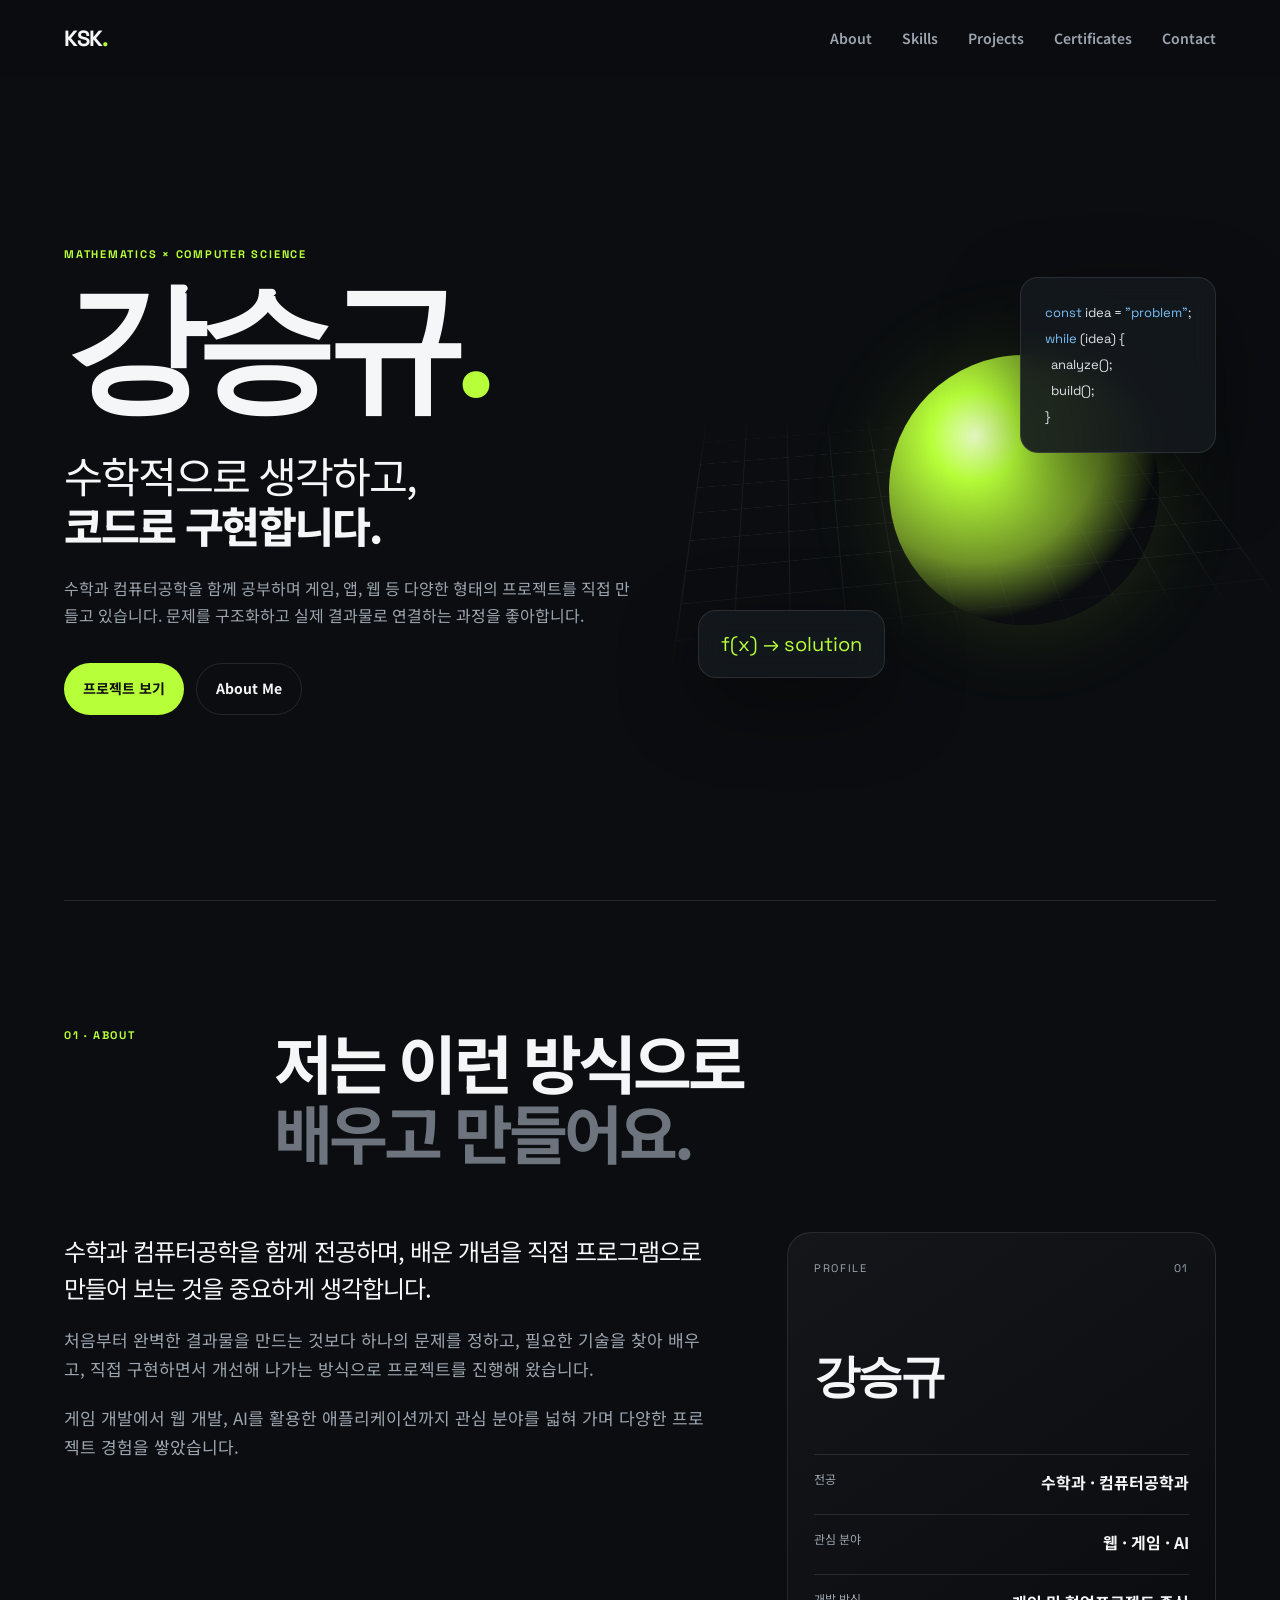
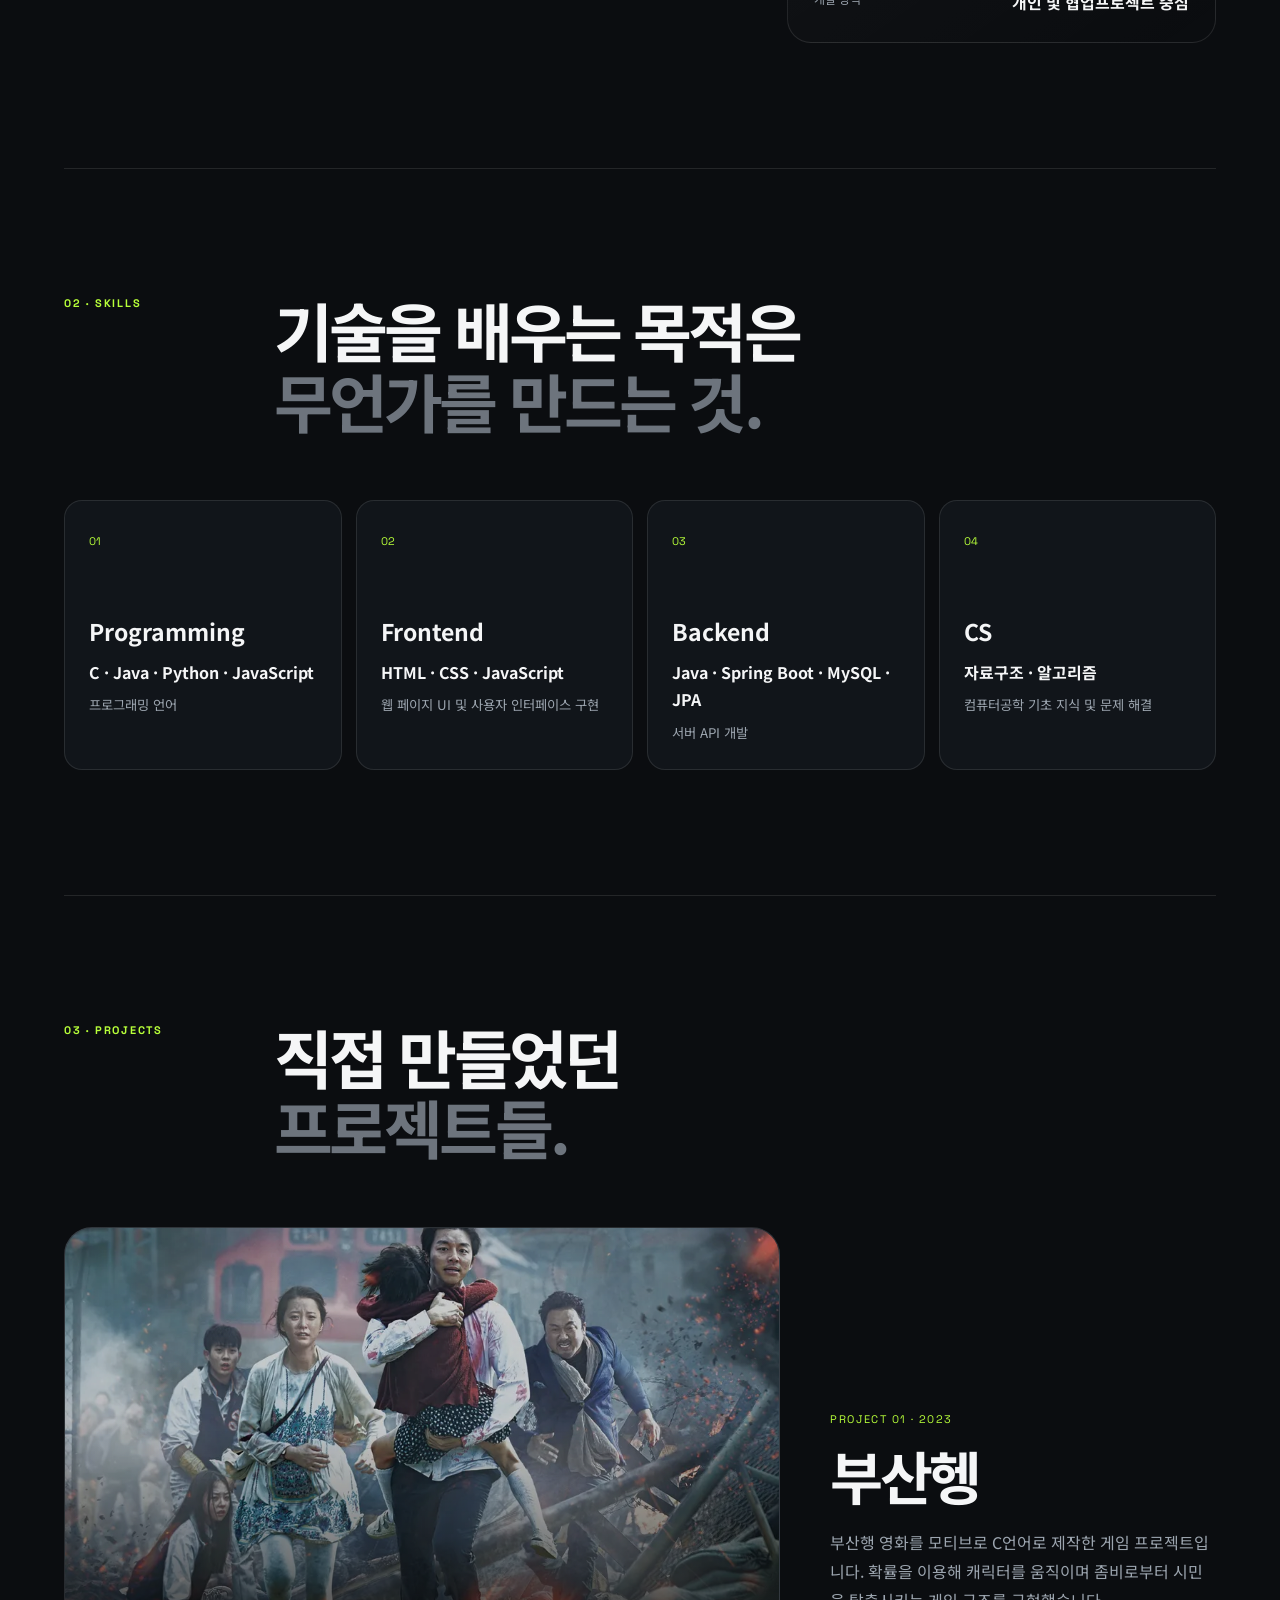
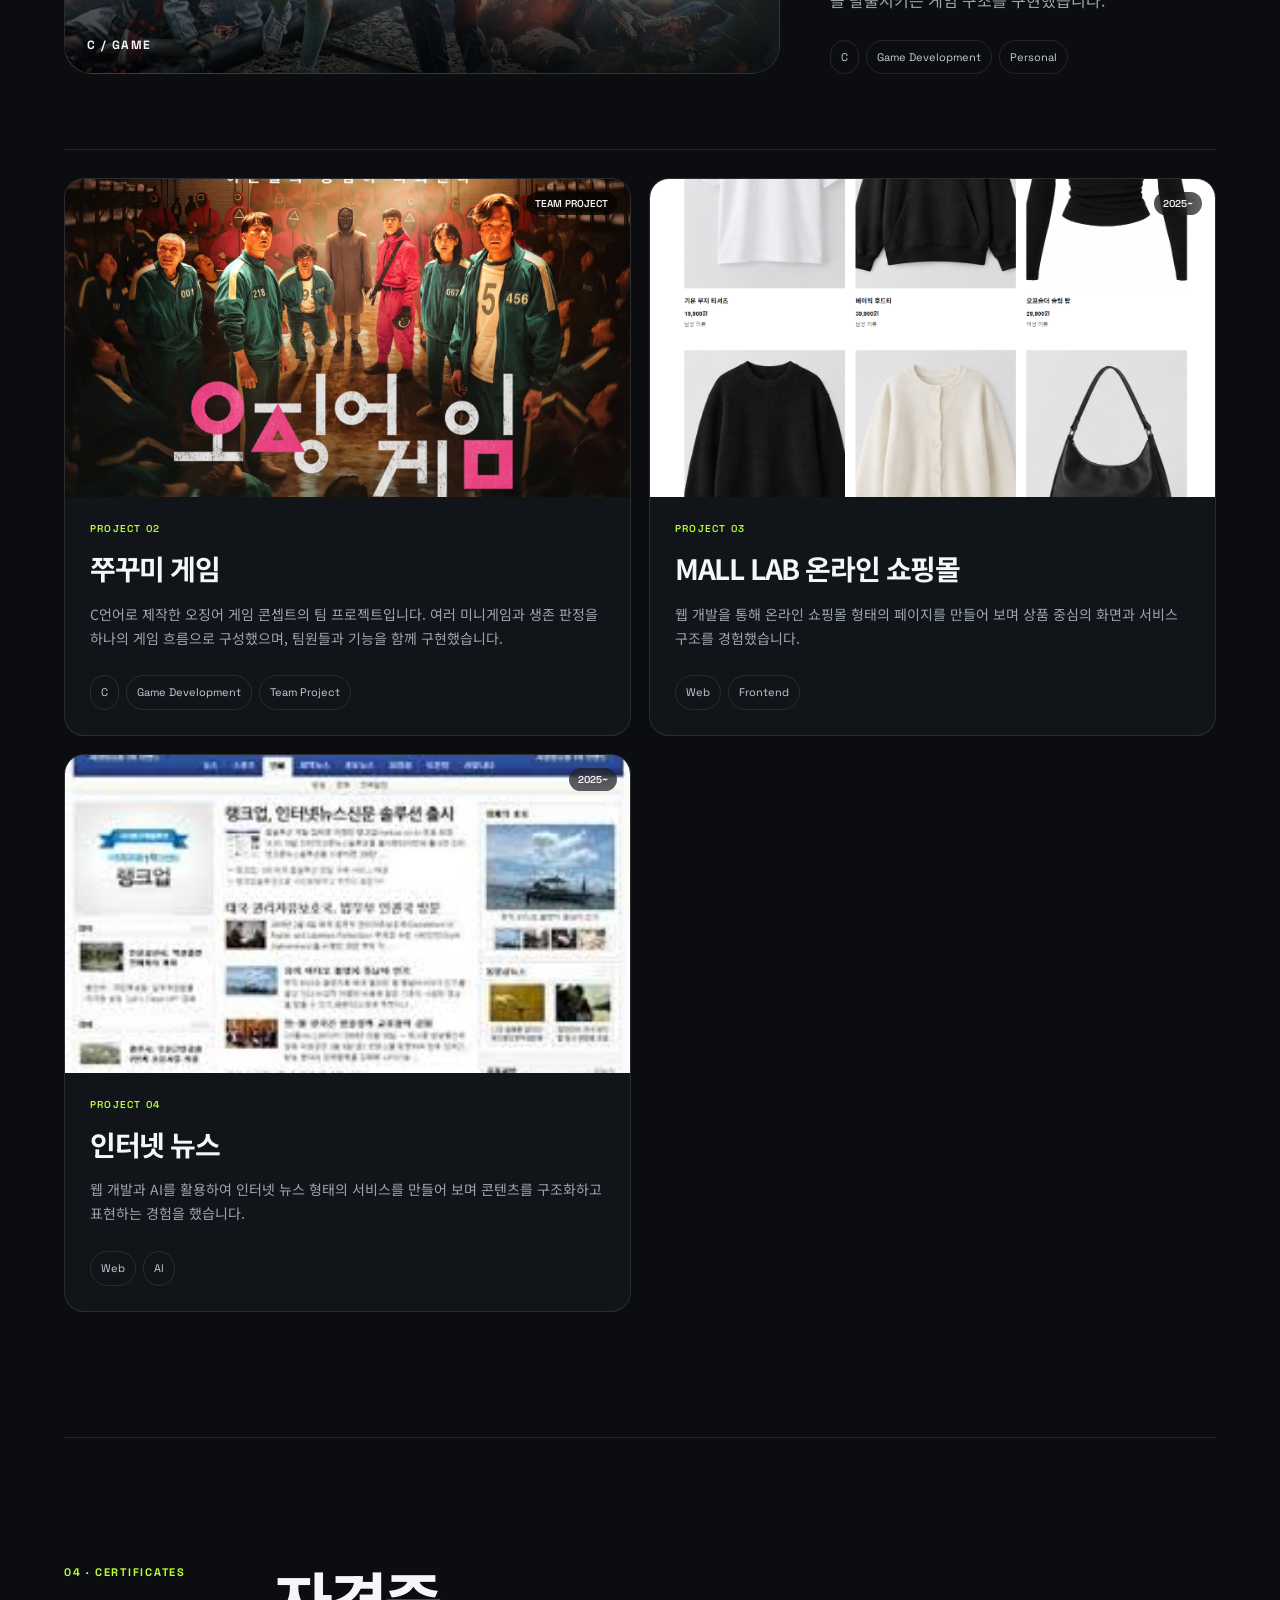
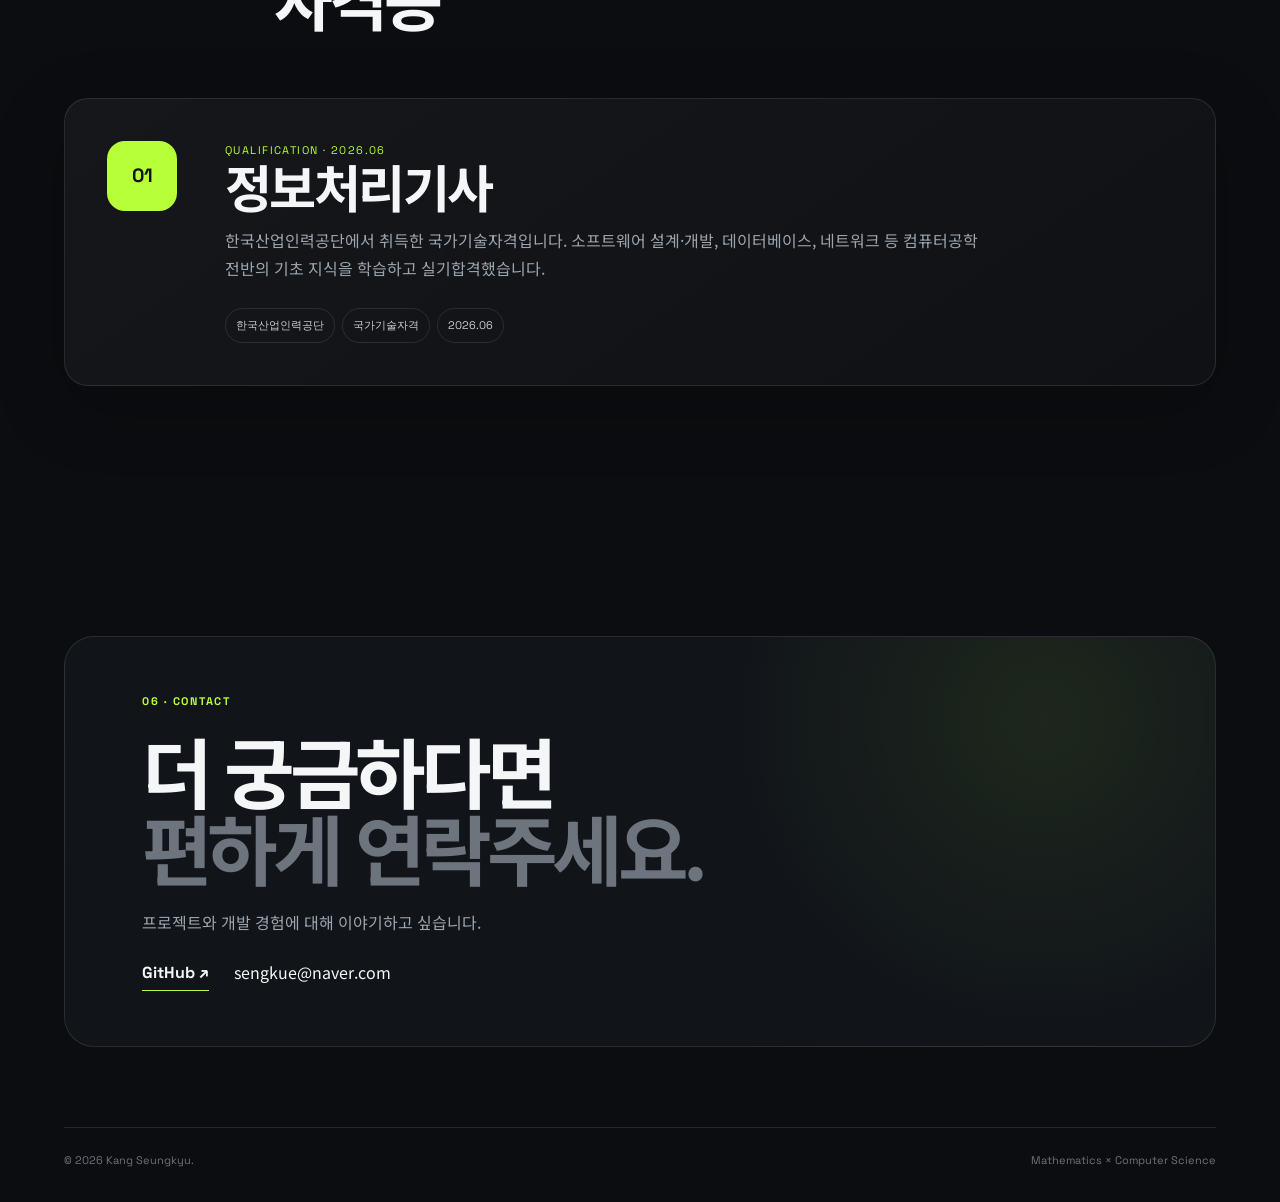
<file: index.html>
<!doctype html>
<html lang="ko">
<head>
  <meta charset="utf-8" />
  <meta name="viewport" content="width=device-width, initial-scale=1" />
  <title>강승규 | Mathematics × Computer Science</title>
  <meta name="description" content="수학과 컴퓨터공학을 공부하며 다양한 소프트웨어 프로젝트를 만들어 온 강승규의 포트폴리오." />
  <link rel="preconnect" href="https://fonts.googleapis.com">
  <link rel="preconnect" href="https://fonts.gstatic.com" crossorigin>
  <link href="https://fonts.googleapis.com/css2?family=Noto+Sans+KR:wght@400;500;600;700;800&family=Space+Grotesk:wght@400;500;600;700&display=swap" rel="stylesheet">
  <link rel="stylesheet" href="style.css" />
</head>
<body>
  <header class="topbar">
    <a class="brand" href="#home">KSK</a>
    <nav class="nav">
      <a href="#about">About</a>
      <a href="#skills">Skills</a>
      <a href="#projects">Projects</a>
      <a href="#certificates">Certificates</a>
      <a href="#contact">Contact</a>
    </nav>
    <button class="menu" aria-label="메뉴 열기">☰</button>
  </header>

  <main>
    <section id="home" class="hero section-grid">
      <div class="hero-copy reveal">
        <p class="eyebrow">MATHEMATICS × COMPUTER SCIENCE</p>
        <h1>강승규<span class="dot">.</span></h1>
        <p class="hero-title">수학적으로 생각하고,<br><strong>코드로 구현합니다.</strong></p>
        <p class="hero-desc">
          수학과 컴퓨터공학을 함께 공부하며 게임, 앱, 웹 등 다양한 형태의 프로젝트를 직접 만들고 있습니다.
          문제를 구조화하고 실제 결과물로 연결하는 과정을 좋아합니다.
        </p>
        <div class="hero-actions">
          <a class="btn primary" href="#projects">프로젝트 보기</a>
          <a class="btn ghost" href="#about">About Me</a>
        </div>
      </div>
      <div class="hero-art reveal">
        <div class="grid-plane"></div>
        <div class="orb"></div>
        <div class="code-card">
          <span>const</span> idea = <span>"problem"</span>;<br>
          <span>while</span> (idea) {<br>
          &nbsp;&nbsp;analyze();<br>
          &nbsp;&nbsp;build();<br>
          }
        </div>
        <div class="math-card">f(x) → solution</div>
      </div>
    </section>

    <section id="about" class="section about">
      <div class="section-head reveal">
        <p class="eyebrow">01 · ABOUT</p>
        <h2>저는 이런 방식으로<br><span>배우고 만들어요.</span></h2>
      </div>
      <div class="about-layout">
        <div class="about-text reveal">
          <p class="lead">수학과 컴퓨터공학을 함께 전공하며, 배운 개념을 직접 프로그램으로 만들어 보는 것을 중요하게 생각합니다.</p>
          <p>처음부터 완벽한 결과물을 만드는 것보다 하나의 문제를 정하고, 필요한 기술을 찾아 배우고, 직접 구현하면서 개선해 나가는 방식으로 프로젝트를 진행해 왔습니다.</p>
          <p>게임 개발에서 웹 개발, AI를 활용한 애플리케이션까지 관심 분야를 넓혀 가며 다양한 프로젝트 경험을 쌓았습니다.</p>
        </div>
        <div class="profile-card reveal">
          <div class="profile-top"><span class="profile-index">PROFILE</span><span class="profile-no">01</span></div>
          <div class="profile-name">강승규</div>
          <dl>
            <div><dt>전공</dt><dd>수학과 · 컴퓨터공학과</dd></div>
            <div><dt>관심 분야</dt><dd>웹 · 게임 · AI</dd></div>
            <div><dt>개발 방식</dt><dd>개인 및 협업프로젝트 중심</dd></div>
          </dl>
        </div>
      </div>
    </section>

    <section id="skills" class="section skills">
      <div class="section-head reveal">
        <p class="eyebrow">02 · SKILLS</p>
        <h2>기술을 배우는 목적은<br><span>무언가를 만드는 것.</span></h2>
      </div>
      <div class="skill-grid">
        
<article class="skill-card reveal">
  <span class="skill-num">01</span>
  <h3>Programming</h3>
  <p>C · Java · Python · JavaScript</p>
  <small>프로그래밍 언어</small>
</article>

<article class="skill-card reveal">
  <span class="skill-num">02</span>
  <h3>Frontend</h3>
  <p>HTML · CSS · JavaScript</p>
  <small>웹 페이지 UI 및 사용자 인터페이스 구현</small>
</article>

<article class="skill-card reveal">
  <span class="skill-num">03</span>
  <h3>Backend</h3>
  <p>Java · Spring Boot · MySQL · JPA</p>
  <small>서버 API 개발</small>
</article>

<article class="skill-card reveal">
  <span class="skill-num">04</span>
  <h3>CS</h3>
  <p>자료구조 · 알고리즘 </p>
  <small>컴퓨터공학 기초 지식 및 문제 해결</small>
</article>

      </div>
    </section>

    <section id="projects" class="section projects">
      <div class="section-head reveal">
        <p class="eyebrow">03 · PROJECTS</p>
        <h2>직접 만들었던<br><span>프로젝트들.</span></h2>
      </div>

      <div class="featured-project reveal">
        <div class="featured-media">
          <img src="https://seungkyu-kang.github.io/img/portfolio/부산행.png" alt="부산행 게임 프로젝트 이미지" onerror="this.style.display='none'" />
          <div class="media-label">C / GAME</div>
        </div>
        <div class="featured-info">
          <p class="project-kicker">PROJECT 01 · 2023</p>
          <h3>부산헹</h3>
          <p>부산행 영화를 모티브로 C언어로 제작한 게임 프로젝트입니다. 확률을 이용해 캐릭터를 움직이며 좀비로부터 시민을 탈출시키는 게임 구조를 구현했습니다.</p>
          <div class="tags"><span>C</span><span>Game Development</span><span>Personal</span></div>
        </div>
      </div>

      <div class="project-list">

        <article class="project-card reveal" data-project="squid">
          <div class="project-img"><img src="https://seungkyu-kang.github.io/img/portfolio/오징어게임.png" alt="쭈꾸미 게임 프로젝트 이미지" /><span>TEAM PROJECT</span></div>
          <div class="project-info"><p>PROJECT 02</p><h3>쭈꾸미 게임</h3><p>C언어로 제작한 오징어 게임 콘셉트의 팀 프로젝트입니다. 여러 미니게임과 생존 판정을 하나의 게임 흐름으로 구성했으며, 팀원들과 기능을 함께 구현했습니다.</p><div class="tags"><span>C</span><span>Game Development</span><span>Team Project</span></div></div>
        </article>

        <article class="project-card reveal" data-project="shop">
          <div class="project-img"><img src="https://seungkyu-kang.github.io/img/portfolio/이미지%20쇼핑몰.png" alt="온라인 쇼핑몰 프로젝트 이미지" /><span>2025~</span></div>
          <div class="project-info"><p>PROJECT 03</p><h3>MALL LAB 온라인 쇼핑몰</h3><p>웹 개발을 통해 온라인 쇼핑몰 형태의 페이지를 만들어 보며 상품 중심의 화면과 서비스 구조를 경험했습니다.</p><div class="tags"><span>Web</span><span>Frontend</span></div></div>
        </article>

        <article class="project-card reveal" data-project="news">
          <div class="project-img"><img src="https://seungkyu-kang.github.io/img/portfolio/인터넷%20뉴스.png" alt="인터넷 뉴스 프로젝트 이미지" /><span>2025~</span></div>
          <div class="project-info"><p>PROJECT 04</p><h3>인터넷 뉴스</h3><p>웹 개발과 AI를 활용하여 인터넷 뉴스 형태의 서비스를 만들어 보며 콘텐츠를 구조화하고 표현하는 경험을 했습니다.</p><div class="tags"><span>Web</span><span>AI</span></div></div>
        </article>
      </div>
    </section>

    <section id="certificates" class="section certificates">
      <div class="section-head reveal">
        <p class="eyebrow">04 · CERTIFICATES</p>
        <h2>자격증<br><span></span></h2>
      </div>
      <div class="certificate-card reveal">
        <div class="certificate-mark">01</div>
        <div class="certificate-main">
          <p class="project-kicker">QUALIFICATION · 2026.06</p>
          <h3>정보처리기사</h3>
          <p>한국산업인력공단에서 취득한 국가기술자격입니다. 소프트웨어 설계·개발, 데이터베이스, 네트워크 등 컴퓨터공학 전반의 기초 지식을 학습하고 실기합격했습니다.</p>
          <div class="tags"><span>한국산업인력공단</span><span>국가기술자격</span><span>2026.06</span></div>
        </div>
      </div>
    </section>


    <section id="contact" class="section contact">
      <div class="contact-box reveal">
        <p class="eyebrow">06 · CONTACT</p>
        <h2>더 궁금하다면<br><span>편하게 연락주세요.</span></h2>
        <p class="contact-copy">프로젝트와 개발 경험에 대해 이야기하고 싶습니다.</p>
  <div class="contact-links">
  <a href="https://github.com/seungkyu-kang" target="_blank" rel="noreferrer">
    GitHub ↗
  </a>
  <span>sengkue@naver.com</span>
</div>
     </div>
   </section>
      </main>
  
  <footer><span>© 2026 Kang Seungkyu.</span><span>Mathematics × Computer Science</span></footer>

  <script src="script.js"></script>

  <script>
  document.querySelector('[data-project="shop"]')?.addEventListener('click', () => {
    window.location.href = 'malllab.html';
  });

  document.querySelector('[data-project="squid"]')?.addEventListener('click', () => {
    window.location.href = 'jjuggumi.html';
  });

  document.querySelector('[data-project="squid"]')?.setAttribute('role', 'link');
  document.querySelector('[data-project="squid"]')?.setAttribute('tabindex', '0');

  document.querySelector('[data-project="squid"]')?.addEventListener('keydown', (event) => {
    if (event.key === 'Enter' || event.key === ' ') {
      event.preventDefault();
      window.location.href = 'jjuggumi.html';
    }
  });

  document.querySelector('[data-project="shop"]')?.setAttribute('role', 'link');
  document.querySelector('[data-project="shop"]')?.setAttribute('tabindex', '0');

  document.querySelector('[data-project="shop"]')?.addEventListener('keydown', (event) => {
    if (event.key === 'Enter' || event.key === ' ') {
      event.preventDefault();
      window.location.href = 'malllab.html';
    }
  });
</script>
</body>
</html>
</file>
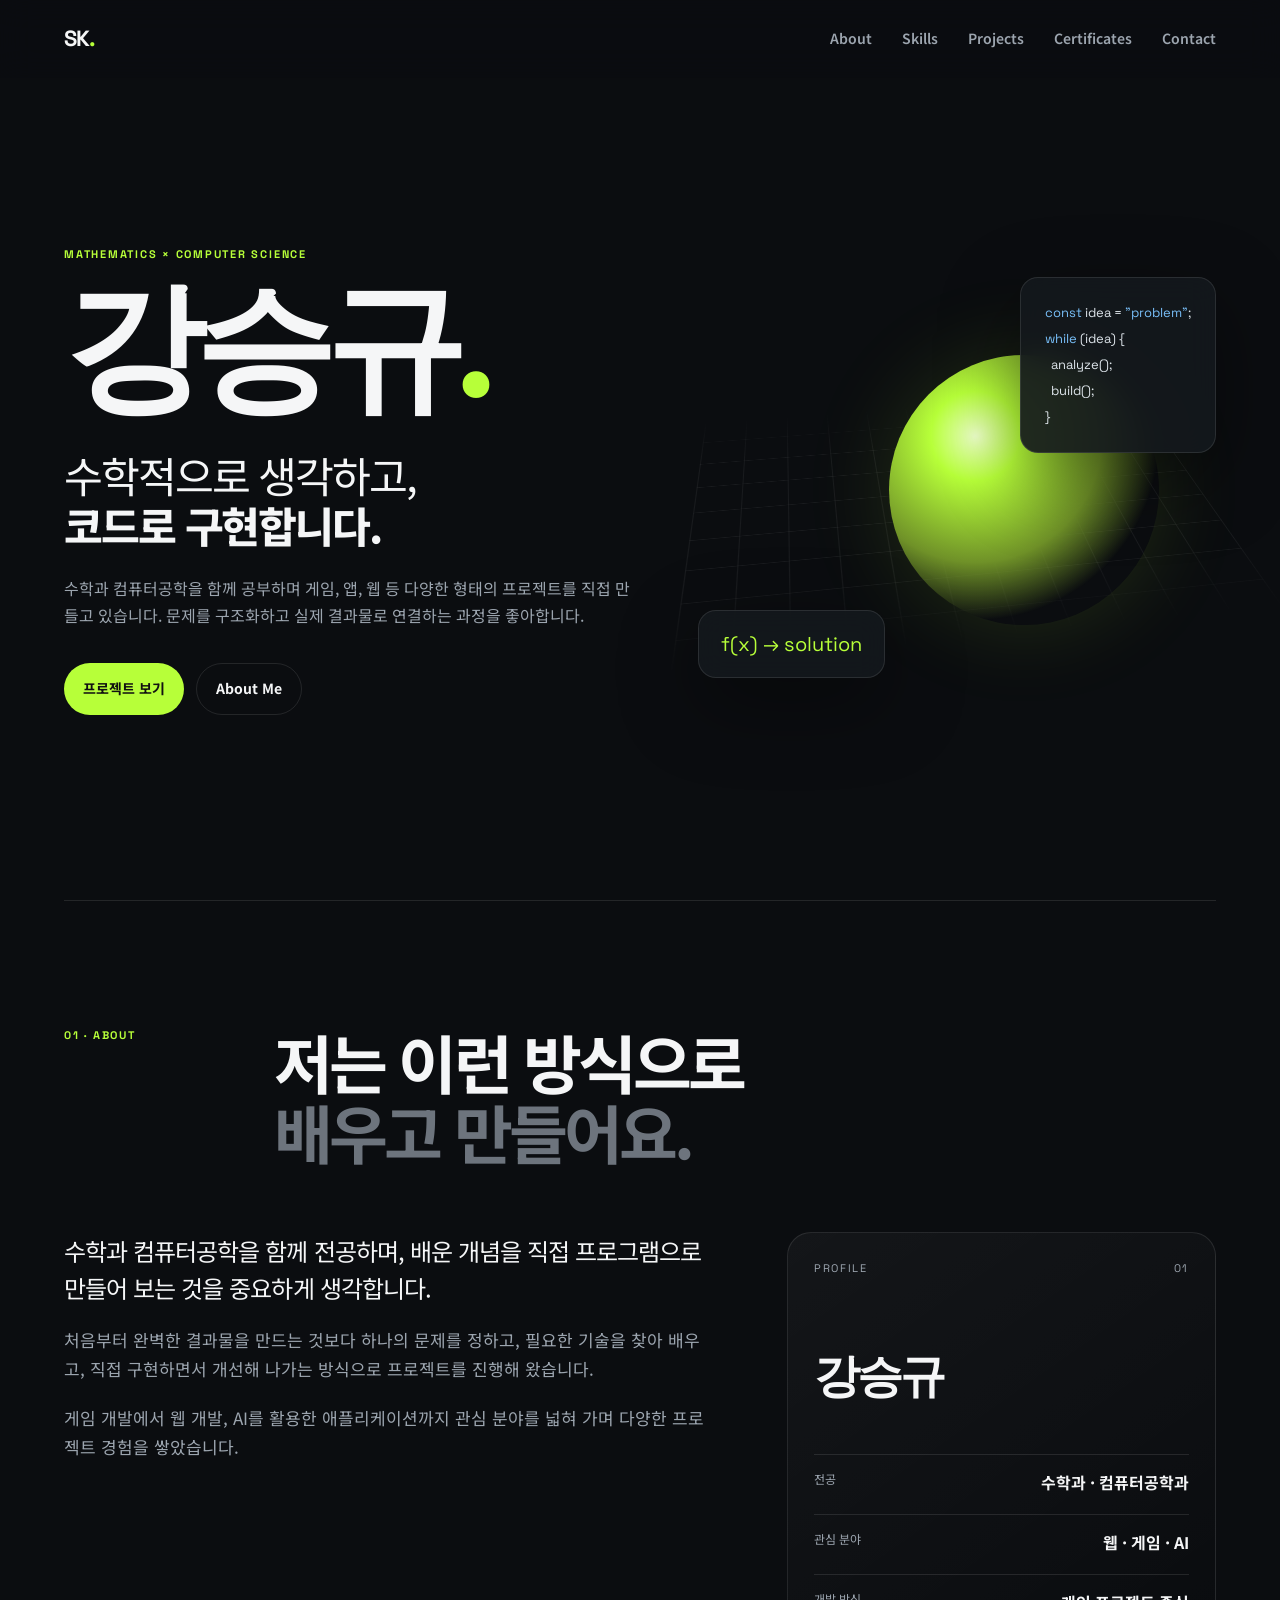
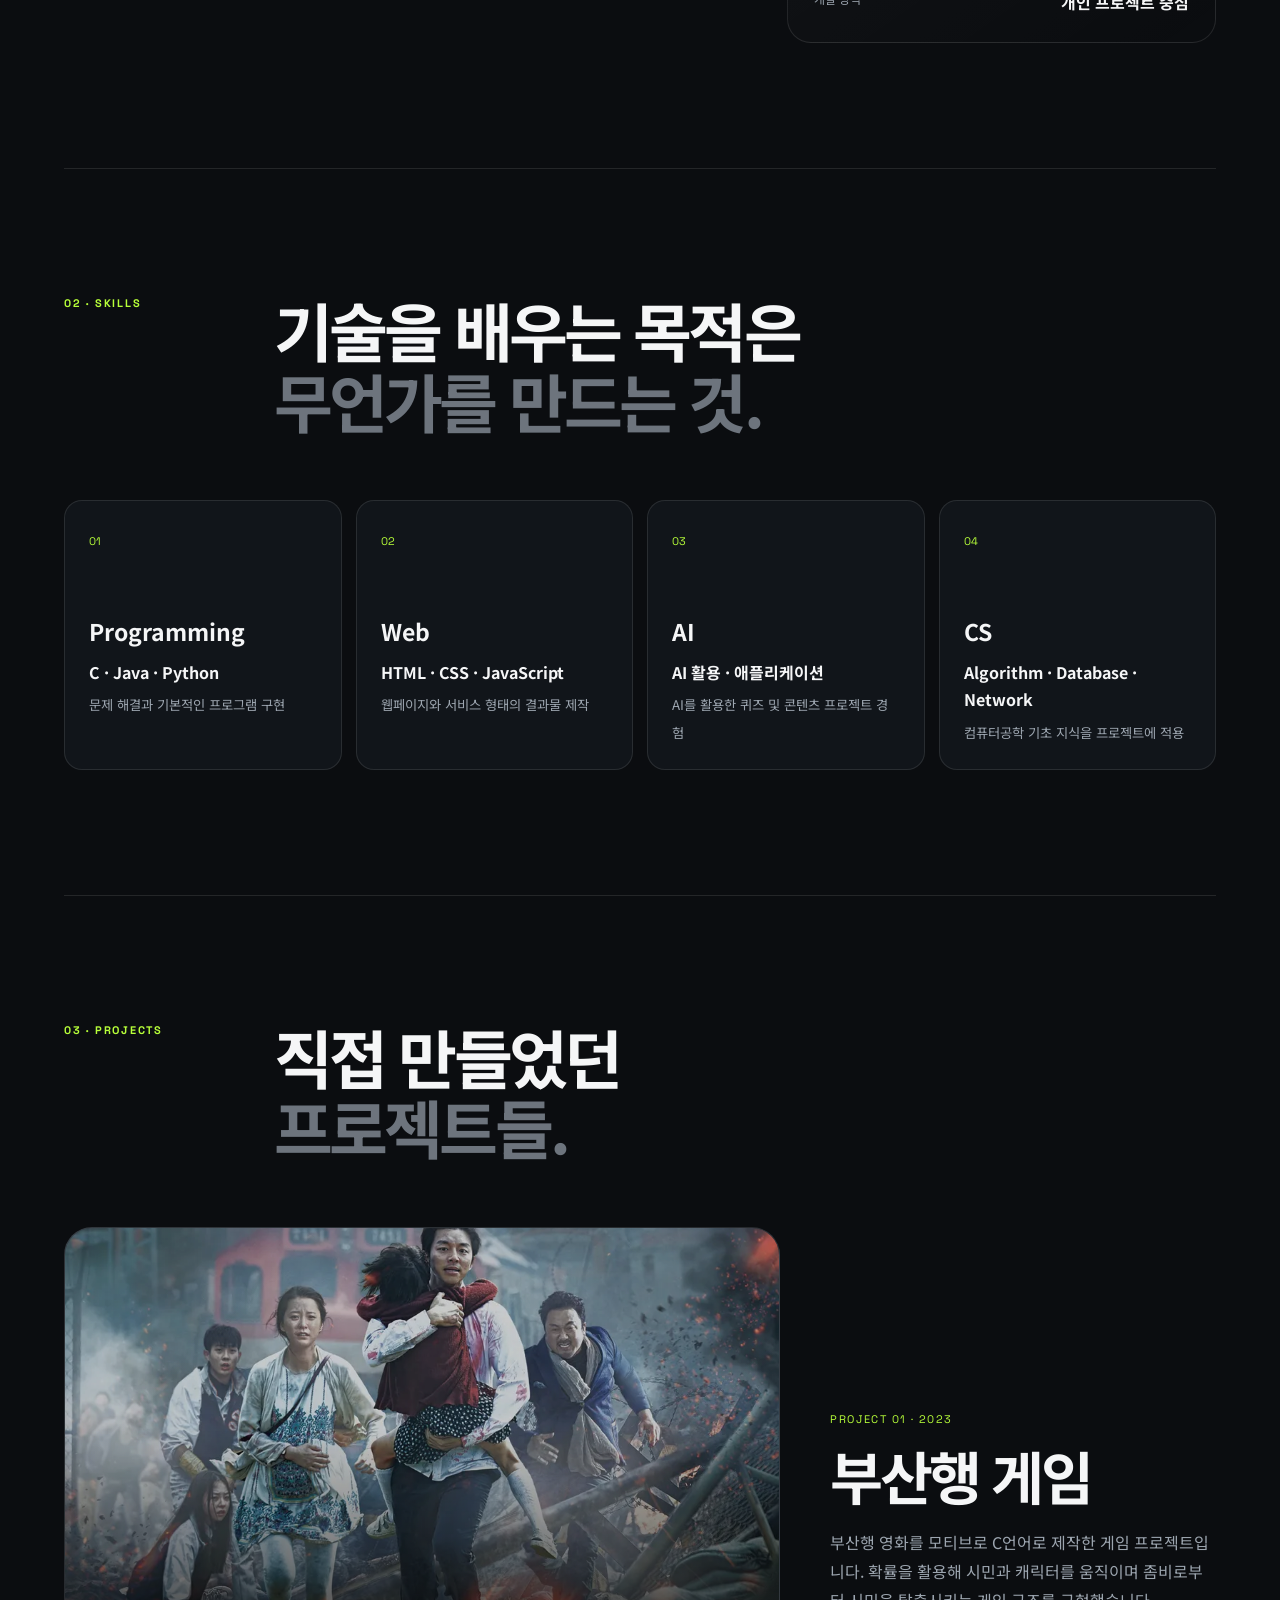
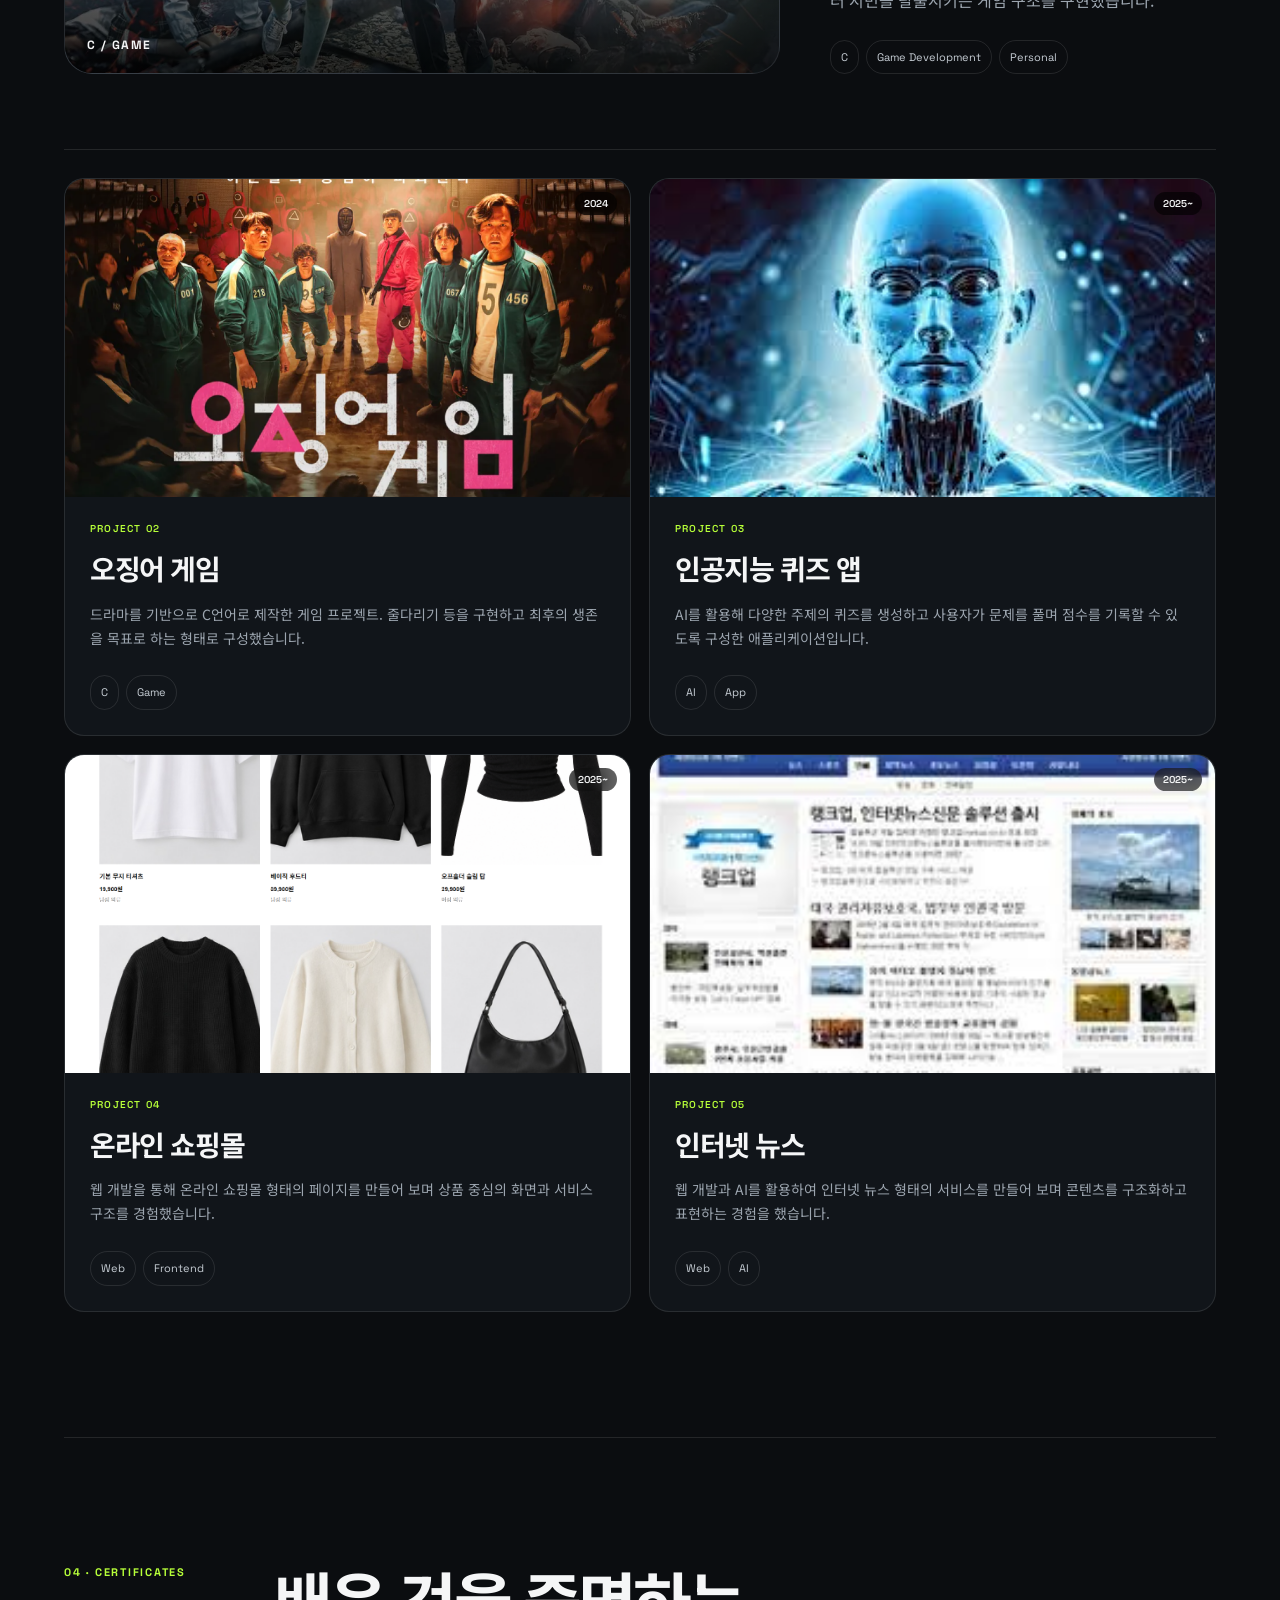
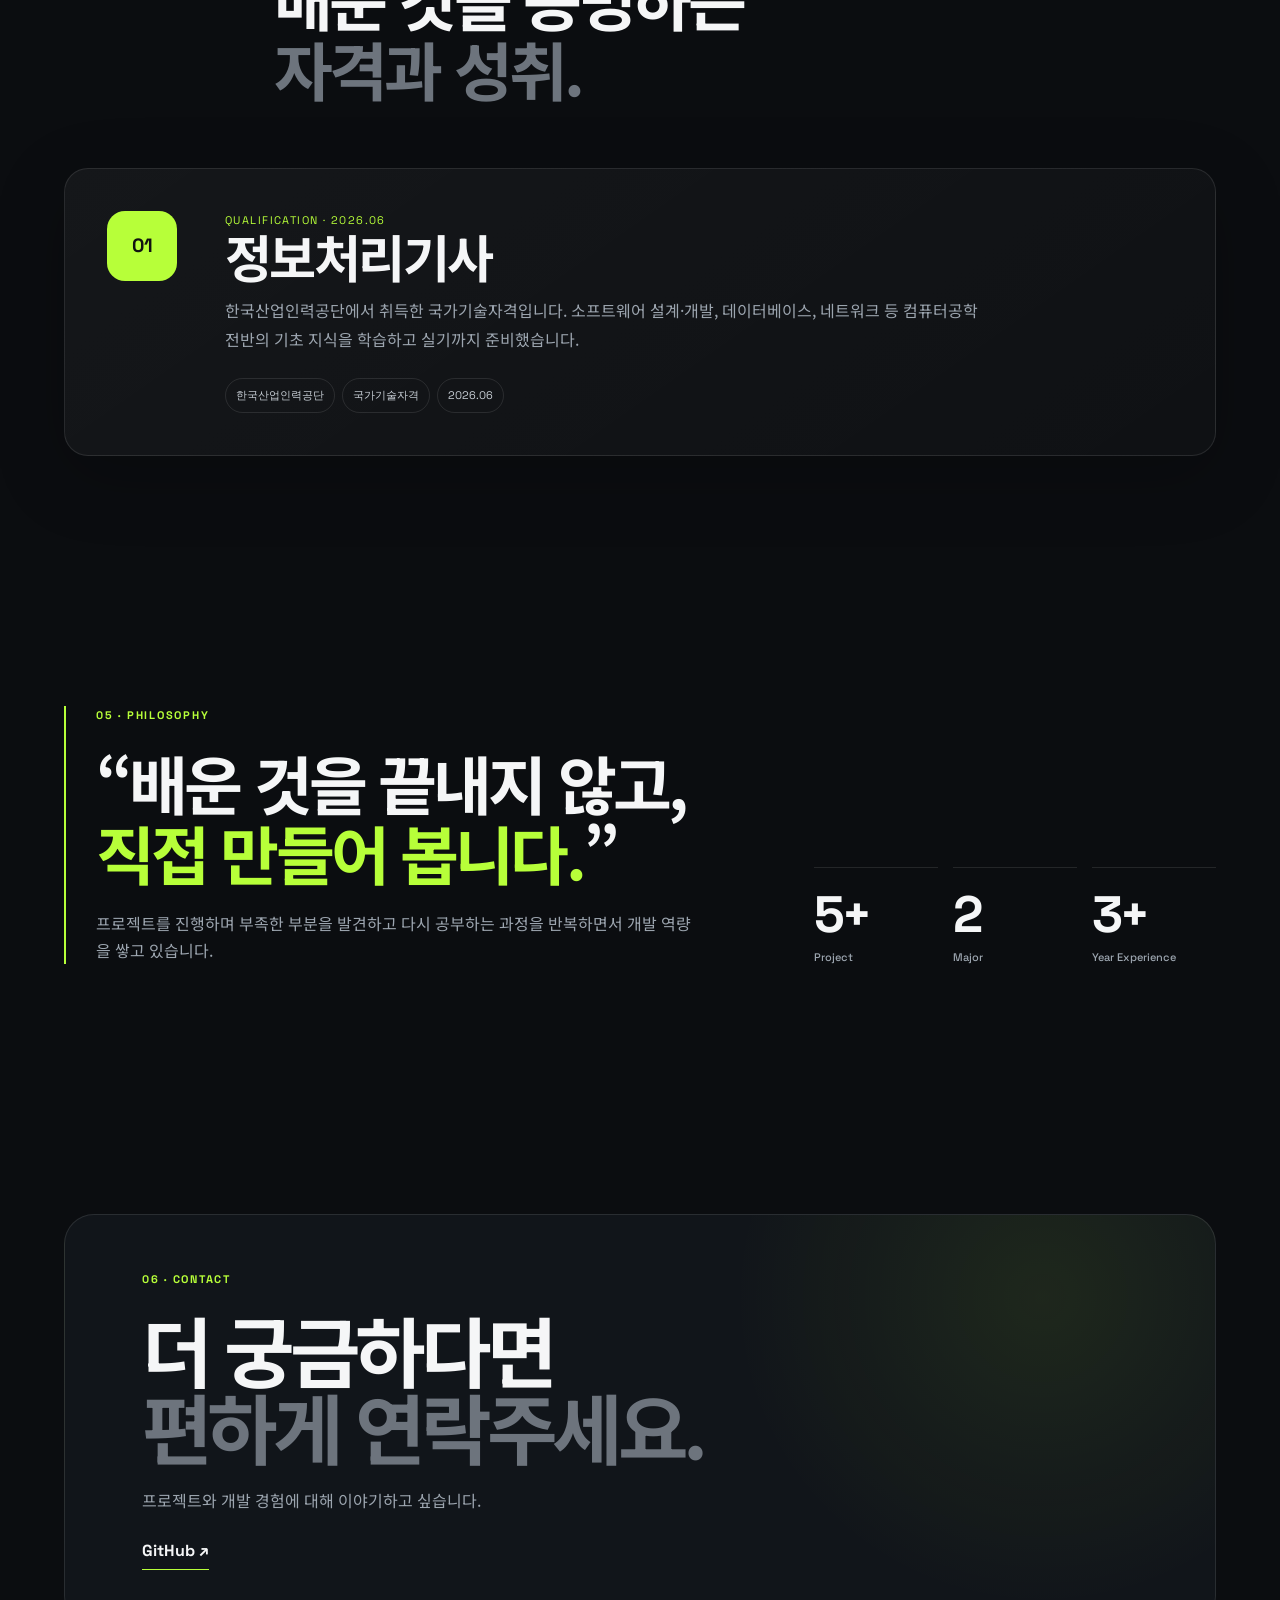
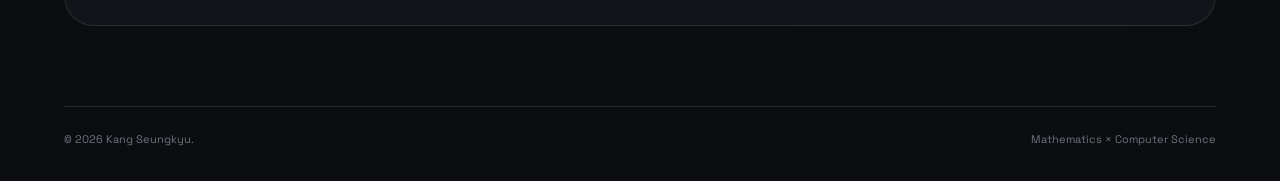
<file: seungkyu-kang.github.io-main/index.html>
<!doctype html>
<html lang="ko">
<head>
  <meta charset="utf-8" />
  <meta name="viewport" content="width=device-width, initial-scale=1" />
  <title>강승규 | Mathematics × Computer Science</title>
  <meta name="description" content="수학과 컴퓨터공학을 공부하며 다양한 소프트웨어 프로젝트를 만들어 온 강승규의 포트폴리오." />
  <link rel="preconnect" href="https://fonts.googleapis.com">
  <link rel="preconnect" href="https://fonts.gstatic.com" crossorigin>
  <link href="https://fonts.googleapis.com/css2?family=Noto+Sans+KR:wght@400;500;600;700;800&family=Space+Grotesk:wght@400;500;600;700&display=swap" rel="stylesheet">
  <link rel="stylesheet" href="style.css" />
</head>
<body>
  <header class="topbar">
    <a class="brand" href="#home">SK</a>
    <nav class="nav">
      <a href="#about">About</a>
      <a href="#skills">Skills</a>
      <a href="#projects">Projects</a>
      <a href="#certificates">Certificates</a>
      <a href="#contact">Contact</a>
    </nav>
    <button class="menu" aria-label="메뉴 열기">☰</button>
  </header>

  <main>
    <section id="home" class="hero section-grid">
      <div class="hero-copy reveal">
        <p class="eyebrow">MATHEMATICS × COMPUTER SCIENCE</p>
        <h1>강승규<span class="dot">.</span></h1>
        <p class="hero-title">수학적으로 생각하고,<br><strong>코드로 구현합니다.</strong></p>
        <p class="hero-desc">
          수학과 컴퓨터공학을 함께 공부하며 게임, 앱, 웹 등 다양한 형태의 프로젝트를 직접 만들고 있습니다.
          문제를 구조화하고 실제 결과물로 연결하는 과정을 좋아합니다.
        </p>
        <div class="hero-actions">
          <a class="btn primary" href="#projects">프로젝트 보기</a>
          <a class="btn ghost" href="#about">About Me</a>
        </div>
      </div>
      <div class="hero-art reveal">
        <div class="grid-plane"></div>
        <div class="orb"></div>
        <div class="code-card">
          <span>const</span> idea = <span>"problem"</span>;<br>
          <span>while</span> (idea) {<br>
          &nbsp;&nbsp;analyze();<br>
          &nbsp;&nbsp;build();<br>
          }
        </div>
        <div class="math-card">f(x) → solution</div>
      </div>
    </section>

    <section id="about" class="section about">
      <div class="section-head reveal">
        <p class="eyebrow">01 · ABOUT</p>
        <h2>저는 이런 방식으로<br><span>배우고 만들어요.</span></h2>
      </div>
      <div class="about-layout">
        <div class="about-text reveal">
          <p class="lead">수학과 컴퓨터공학을 함께 전공하며, 배운 개념을 직접 프로그램으로 만들어 보는 것을 중요하게 생각합니다.</p>
          <p>처음부터 완벽한 결과물을 만드는 것보다 하나의 문제를 정하고, 필요한 기술을 찾아 배우고, 직접 구현하면서 개선해 나가는 방식으로 프로젝트를 진행해 왔습니다.</p>
          <p>게임 개발에서 웹 개발, AI를 활용한 애플리케이션까지 관심 분야를 넓혀 가며 다양한 프로젝트 경험을 쌓았습니다.</p>
        </div>
        <div class="profile-card reveal">
          <div class="profile-top"><span class="profile-index">PROFILE</span><span class="profile-no">01</span></div>
          <div class="profile-name">강승규</div>
          <dl>
            <div><dt>전공</dt><dd>수학과 · 컴퓨터공학과</dd></div>
            <div><dt>관심 분야</dt><dd>웹 · 게임 · AI</dd></div>
            <div><dt>개발 방식</dt><dd>개인 프로젝트 중심</dd></div>
          </dl>
        </div>
      </div>
    </section>

    <section id="skills" class="section skills">
      <div class="section-head reveal">
        <p class="eyebrow">02 · SKILLS</p>
        <h2>기술을 배우는 목적은<br><span>무언가를 만드는 것.</span></h2>
      </div>
      <div class="skill-grid">
        <article class="skill-card reveal"><span class="skill-num">01</span><h3>Programming</h3><p>C · Java · Python</p><small>문제 해결과 기본적인 프로그램 구현</small></article>
        <article class="skill-card reveal"><span class="skill-num">02</span><h3>Web</h3><p>HTML · CSS · JavaScript</p><small>웹페이지와 서비스 형태의 결과물 제작</small></article>
        <article class="skill-card reveal"><span class="skill-num">03</span><h3>AI</h3><p>AI 활용 · 애플리케이션</p><small>AI를 활용한 퀴즈 및 콘텐츠 프로젝트 경험</small></article>
        <article class="skill-card reveal"><span class="skill-num">04</span><h3>CS</h3><p>Algorithm · Database · Network</p><small>컴퓨터공학 기초 지식을 프로젝트에 적용</small></article>
      </div>
    </section>

    <section id="projects" class="section projects">
      <div class="section-head reveal">
        <p class="eyebrow">03 · PROJECTS</p>
        <h2>직접 만들었던<br><span>프로젝트들.</span></h2>
      </div>

      <div class="featured-project reveal">
        <div class="featured-media">
          <img src="https://seungkyu-kang.github.io/img/portfolio/부산행.png" alt="부산행 게임 프로젝트 이미지" onerror="this.style.display='none'" />
          <div class="media-label">C / GAME</div>
        </div>
        <div class="featured-info">
          <p class="project-kicker">PROJECT 01 · 2023</p>
          <h3>부산행 게임</h3>
          <p>부산행 영화를 모티브로 C언어로 제작한 게임 프로젝트입니다. 확률을 활용해 시민과 캐릭터를 움직이며 좀비로부터 시민을 탈출시키는 게임 구조를 구현했습니다.</p>
          <div class="tags"><span>C</span><span>Game Development</span><span>Personal</span></div>
        </div>
      </div>

      <div class="project-list">
        <article class="project-card reveal" data-project="squid">
          <div class="project-img"><img src="https://seungkyu-kang.github.io/img/portfolio/오징어게임.png" alt="오징어 게임 프로젝트 이미지" /><span>2024</span></div>
          <div class="project-info"><p>PROJECT 02</p><h3>오징어 게임</h3><p>드라마를 기반으로 C언어로 제작한 게임 프로젝트. 줄다리기 등을 구현하고 최후의 생존을 목표로 하는 형태로 구성했습니다.</p><div class="tags"><span>C</span><span>Game</span></div></div>
        </article>

        <article class="project-card reveal" data-project="ai">
          <div class="project-img"><img src="https://seungkyu-kang.github.io/img/portfolio/인공지능.png" alt="인공지능 퀴즈 앱 프로젝트 이미지" /><span>2025~</span></div>
          <div class="project-info"><p>PROJECT 03</p><h3>인공지능 퀴즈 앱</h3><p>AI를 활용해 다양한 주제의 퀴즈를 생성하고 사용자가 문제를 풀며 점수를 기록할 수 있도록 구성한 애플리케이션입니다.</p><div class="tags"><span>AI</span><span>App</span></div></div>
        </article>

        <article class="project-card reveal" data-project="shop">
          <div class="project-img"><img src="https://seungkyu-kang.github.io/img/portfolio/이미지%20쇼핑몰.png" alt="온라인 쇼핑몰 프로젝트 이미지" /><span>2025~</span></div>
          <div class="project-info"><p>PROJECT 04</p><h3>온라인 쇼핑몰</h3><p>웹 개발을 통해 온라인 쇼핑몰 형태의 페이지를 만들어 보며 상품 중심의 화면과 서비스 구조를 경험했습니다.</p><div class="tags"><span>Web</span><span>Frontend</span></div></div>
        </article>

        <article class="project-card reveal" data-project="news">
          <div class="project-img"><img src="https://seungkyu-kang.github.io/img/portfolio/인터넷%20뉴스.png" alt="인터넷 뉴스 프로젝트 이미지" /><span>2025~</span></div>
          <div class="project-info"><p>PROJECT 05</p><h3>인터넷 뉴스</h3><p>웹 개발과 AI를 활용하여 인터넷 뉴스 형태의 서비스를 만들어 보며 콘텐츠를 구조화하고 표현하는 경험을 했습니다.</p><div class="tags"><span>Web</span><span>AI</span></div></div>
        </article>
      </div>
    </section>

    <section id="certificates" class="section certificates">
      <div class="section-head reveal">
        <p class="eyebrow">04 · CERTIFICATES</p>
        <h2>배운 것을 증명하는<br><span>자격과 성취.</span></h2>
      </div>
      <div class="certificate-card reveal">
        <div class="certificate-mark">01</div>
        <div class="certificate-main">
          <p class="project-kicker">QUALIFICATION · 2026.06</p>
          <h3>정보처리기사</h3>
          <p>한국산업인력공단에서 취득한 국가기술자격입니다. 소프트웨어 설계·개발, 데이터베이스, 네트워크 등 컴퓨터공학 전반의 기초 지식을 학습하고 실기까지 준비했습니다.</p>
          <div class="tags"><span>한국산업인력공단</span><span>국가기술자격</span><span>2026.06</span></div>
        </div>
      </div>
    </section>

    <section class="section philosophy">
      <div class="quote reveal">
        <p class="eyebrow">05 · PHILOSOPHY</p>
        <blockquote>“배운 것을 끝내지 않고,<br><strong>직접 만들어 봅니다.</strong>”</blockquote>
        <p>프로젝트를 진행하며 부족한 부분을 발견하고 다시 공부하는 과정을 반복하면서 개발 역량을 쌓고 있습니다.</p>
      </div>
      <div class="numbers reveal">
        <div><strong>5+</strong><span>Project</span></div>
        <div><strong>2</strong><span>Major</span></div>
        <div><strong>3+</strong><span>Year Experience</span></div>
      </div>
    </section>

    <section id="contact" class="section contact">
      <div class="contact-box reveal">
        <p class="eyebrow">06 · CONTACT</p>
        <h2>더 궁금하다면<br><span>편하게 연락주세요.</span></h2>
        <p class="contact-copy">프로젝트와 개발 경험에 대해 이야기하고 싶습니다.</p>
        <div class="contact-links">
          <a href="https://github.com/seungkyu-kang" target="_blank" rel="noreferrer">GitHub ↗</a>
        </div>
      </div>
    </section>
  </main>

  <footer><span>© 2026 Kang Seungkyu.</span><span>Mathematics × Computer Science</span></footer>

  <script src="script.js"></script>
</body>
</html>
</file>
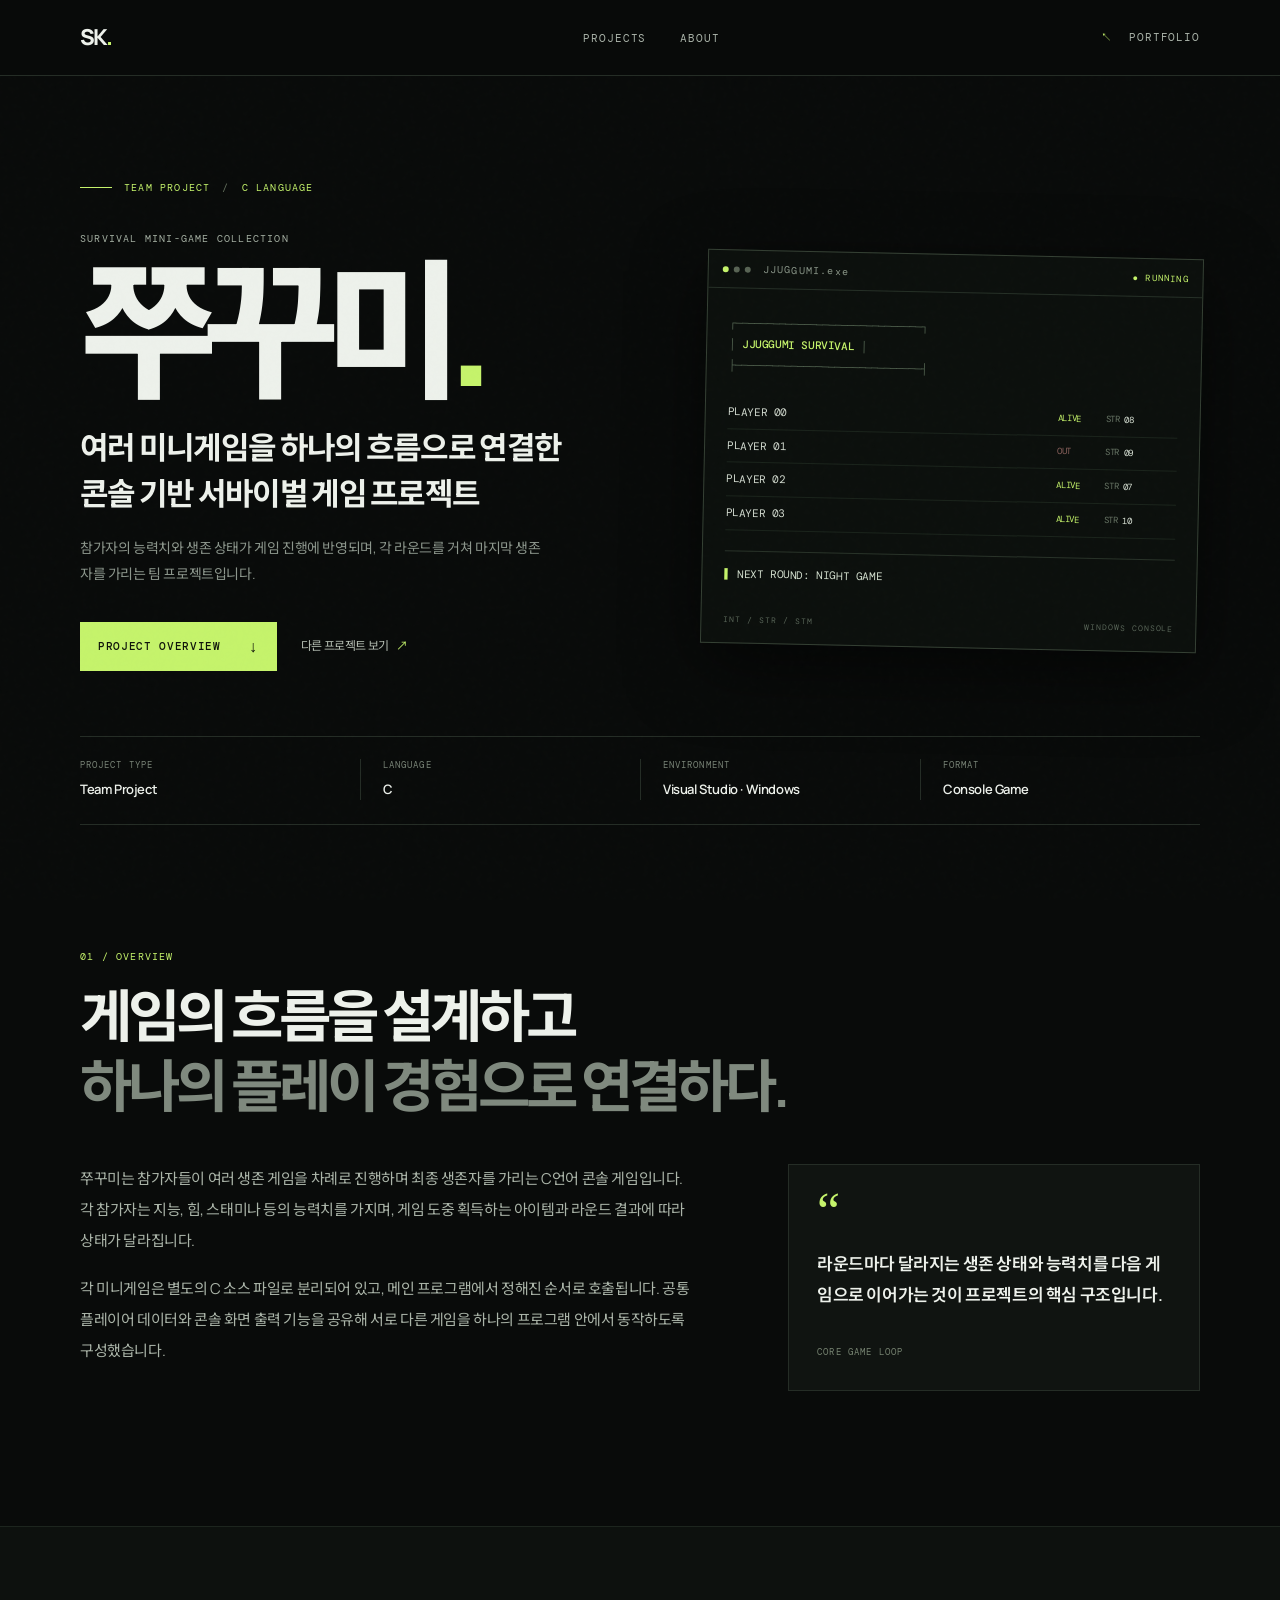
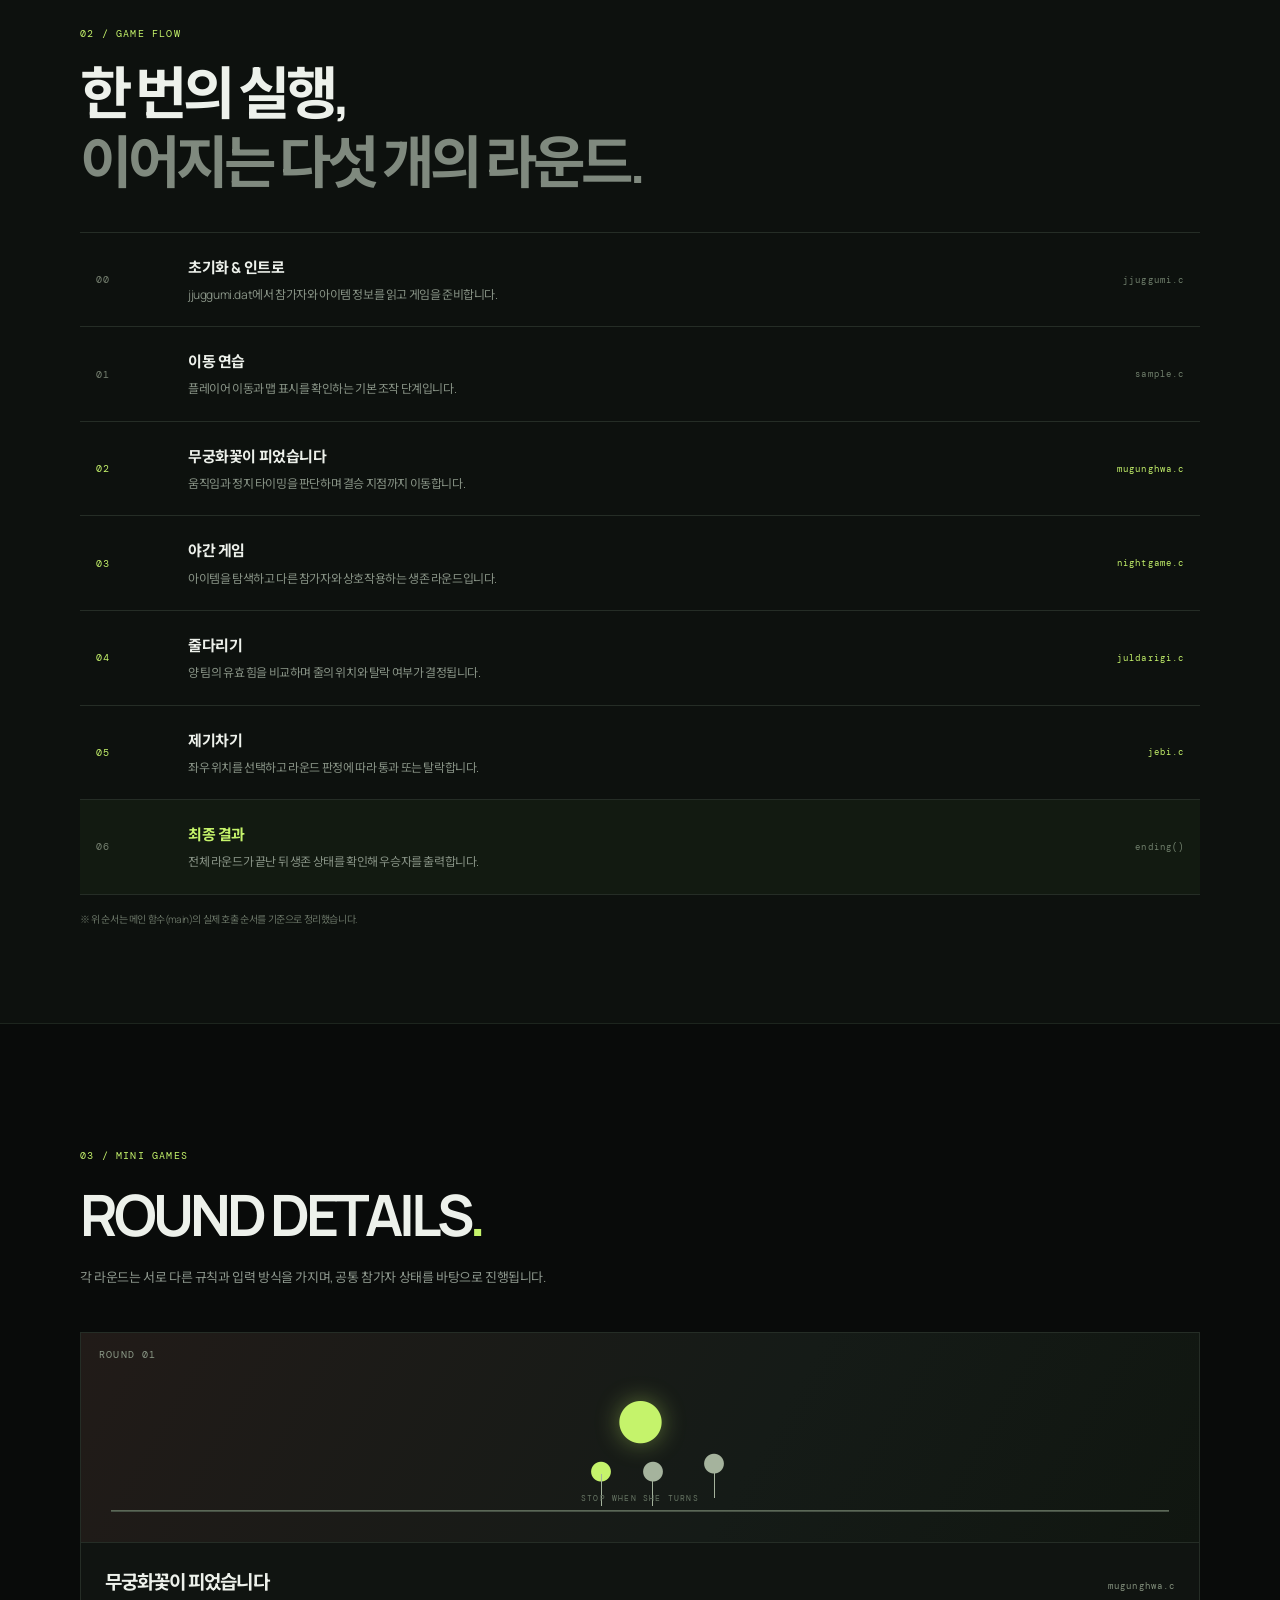
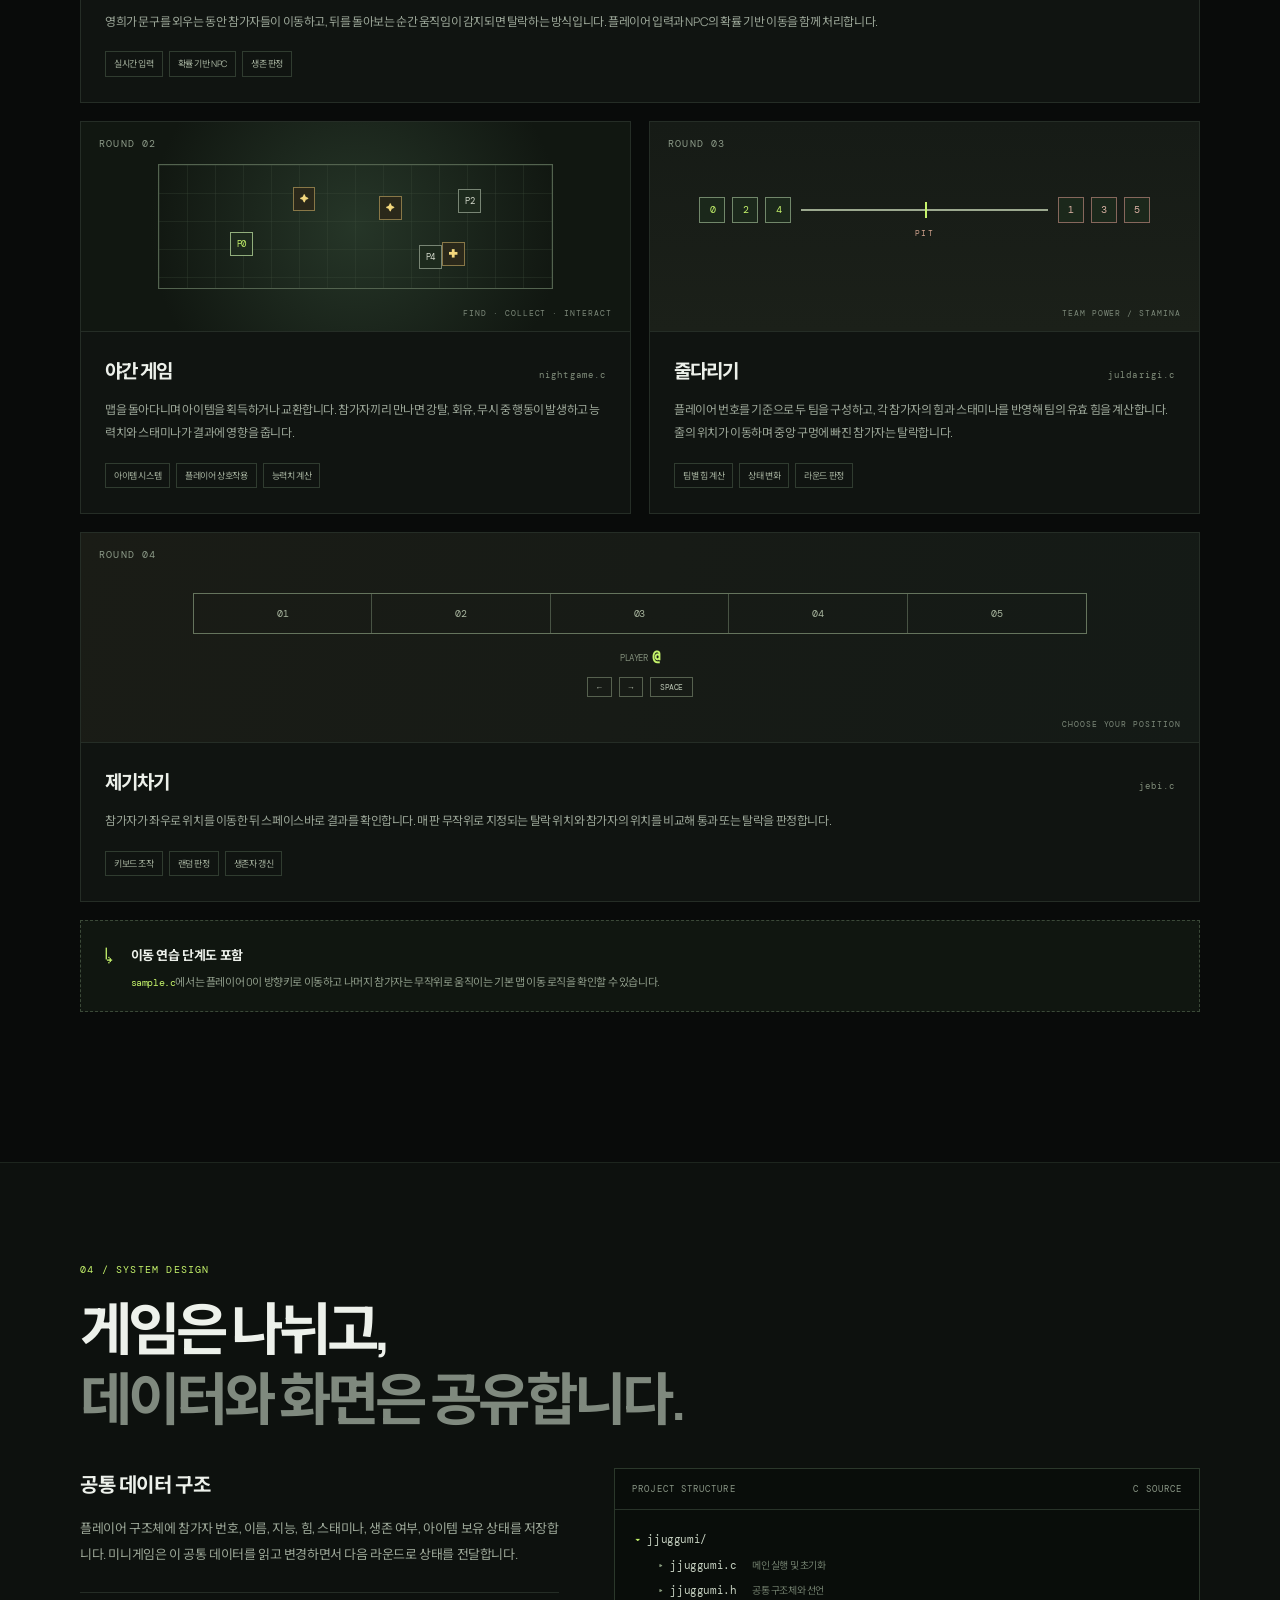
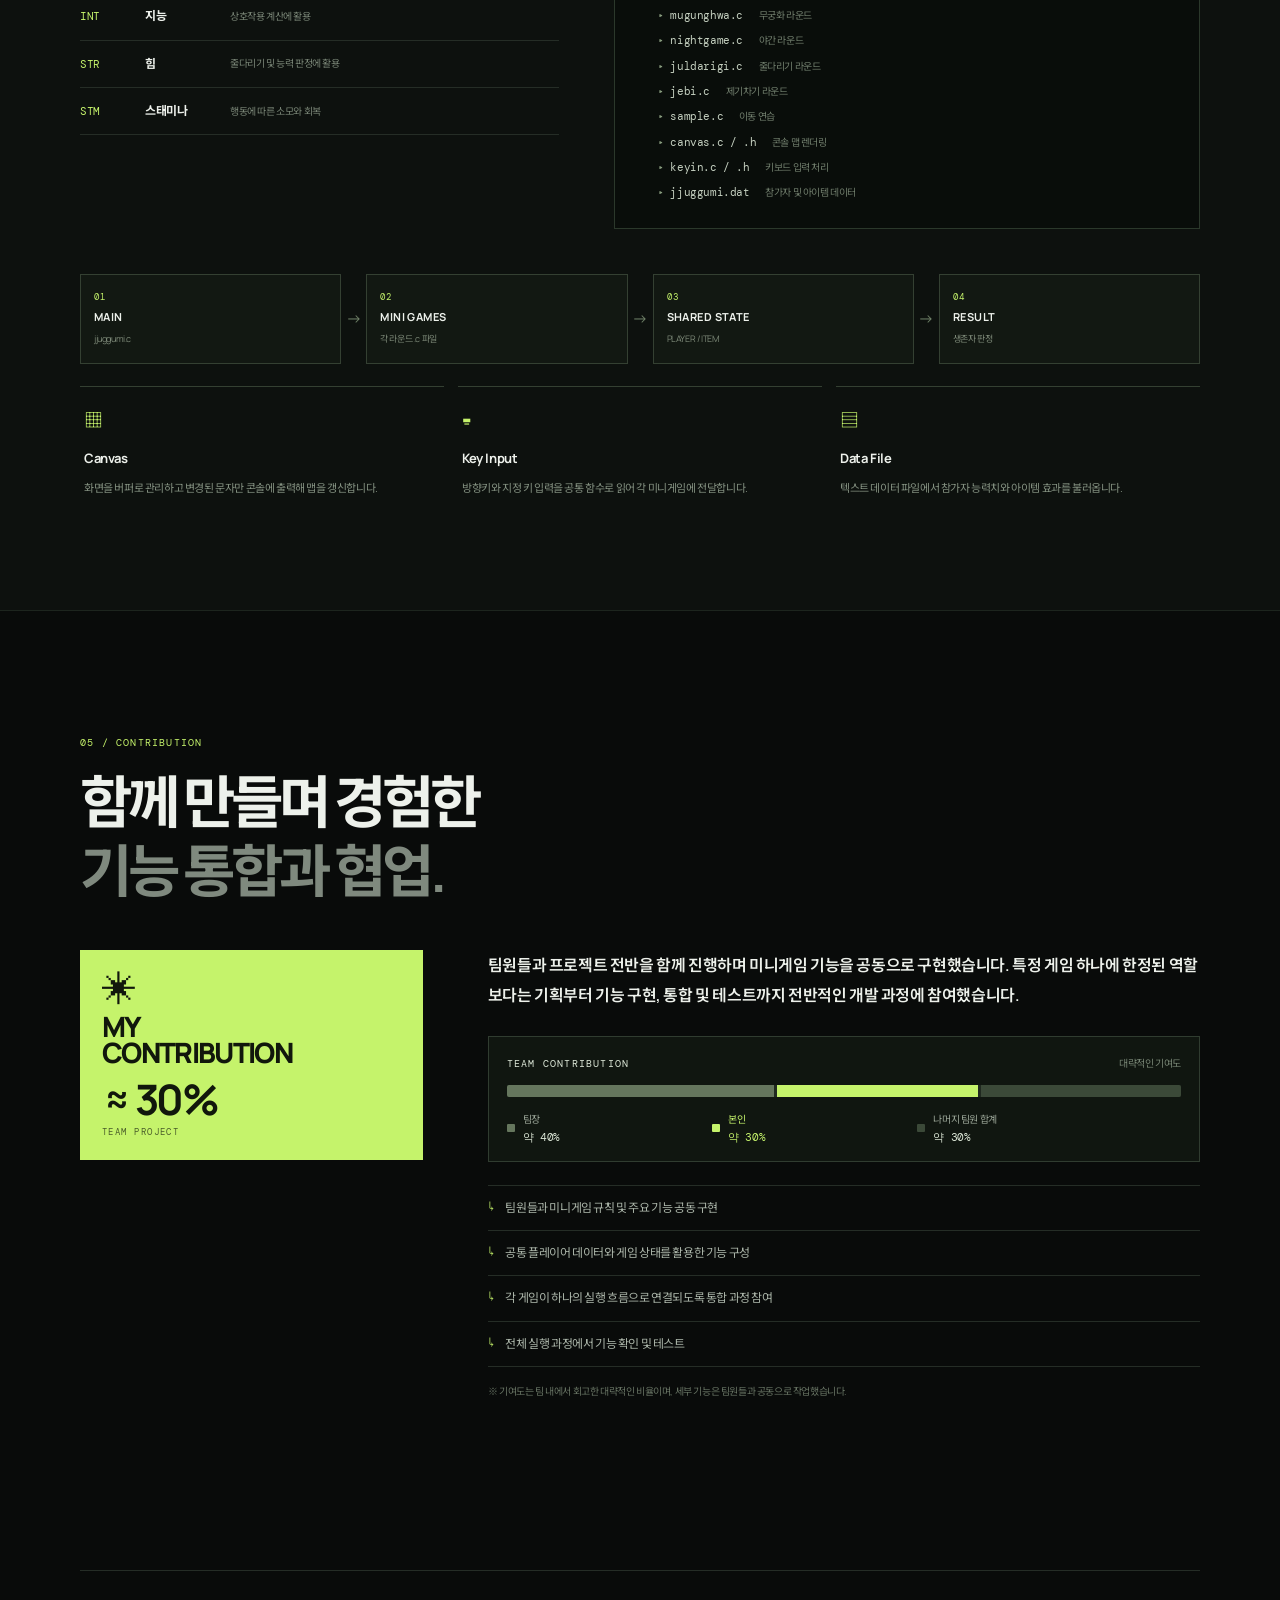
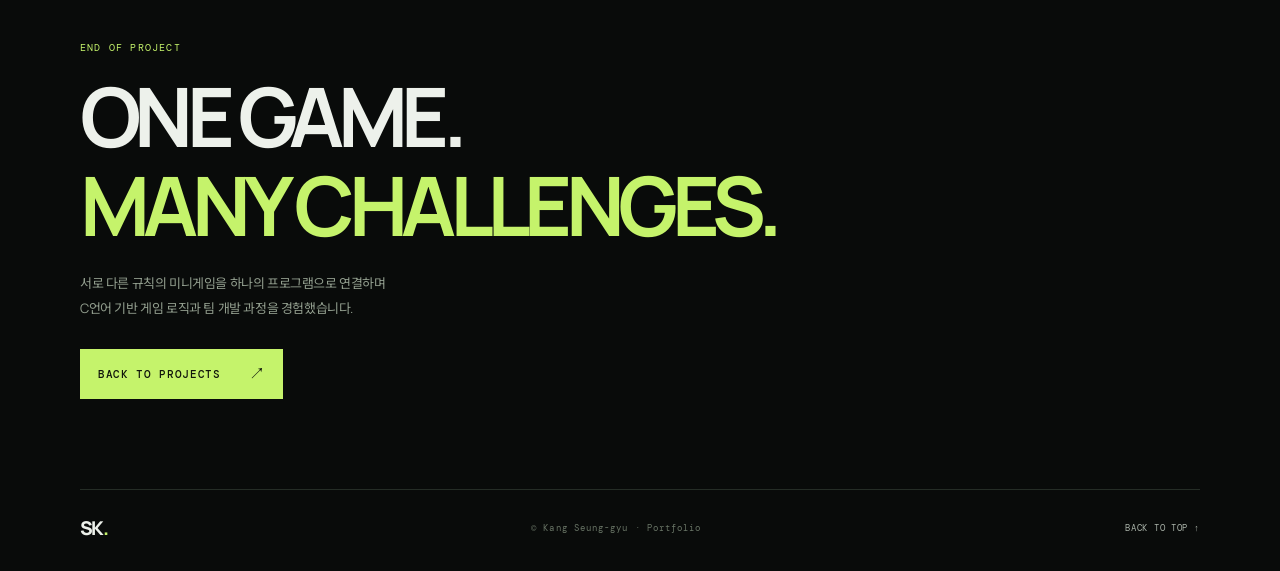
<file: jjuggumi.html>
<!doctype html>
<html lang="ko">
<head>
  <meta charset="utf-8" />
  <meta name="viewport" content="width=device-width, initial-scale=1" />
  <meta name="description" content="C언어로 구현한 서바이벌 미니게임 팀 프로젝트 쭈꾸미의 상세 소개" />
  <title>쭈꾸미 | Kang Seung-gyu Portfolio</title>
  <link rel="stylesheet" href="jjuggumi.css" />
</head>
<body>
  <div class="page-noise" aria-hidden="true"></div>
  <header class="topbar">
    <a class="brand" href="index.html#home" aria-label="포트폴리오 홈">SK<span>.</span></a>
    <nav class="topnav" aria-label="페이지 메뉴">
      <a href="index.html#projects">PROJECTS</a>
      <a href="index.html#about">ABOUT</a>
    </nav>
    <a class="back-link" href="index.html#projects"><span aria-hidden="true">↖</span> PORTFOLIO</a>
  </header>

  <main>
    <section class="hero wrap">
      <div class="eyebrow"><span class="eyebrow-line"></span> TEAM PROJECT <span class="eyebrow-dot">/</span> C LANGUAGE</div>
      <div class="hero-grid">
        <div class="hero-copy">
          <p class="hero-kicker">SURVIVAL MINI-GAME COLLECTION</p>
          <h1>쭈꾸미<span class="lime">.</span></h1>
          <p class="hero-desc">여러 미니게임을 하나의 흐름으로 연결한<br class="desktop-only" /> 콘솔 기반 서바이벌 게임 프로젝트</p>
          <p class="hero-summary">참가자의 능력치와 생존 상태가 게임 진행에 반영되며, 각 라운드를 거쳐 마지막 생존자를 가리는 팀 프로젝트입니다.</p>
          <div class="hero-actions">
            <a class="primary-btn" href="#overview">PROJECT OVERVIEW <span>↓</span></a>
            <a class="text-btn" href="index.html#projects">다른 프로젝트 보기 <span>↗</span></a>
          </div>
        </div>
        <div class="terminal" aria-label="게임 콘솔 화면을 표현한 장식">
          <div class="terminal-bar"><div class="window-dots"><i></i><i></i><i></i></div><span>JJUGGUMI.exe</span><span class="terminal-live">● RUNNING</span></div>
          <div class="terminal-body">
            <div class="terminal-ascii">┌──────────────────────────────┐<br />│ <b>JJUGGUMI SURVIVAL</b>          │<br />├──────────────────────────────┤</div>
            <div class="terminal-row"><span>PLAYER 00</span><b class="status-alive">ALIVE</b><span class="stat">STR <em>08</em></span></div>
            <div class="terminal-row"><span>PLAYER 01</span><b class="status-dead">OUT</b><span class="stat">STR <em>09</em></span></div>
            <div class="terminal-row"><span>PLAYER 02</span><b class="status-alive">ALIVE</b><span class="stat">STR <em>07</em></span></div>
            <div class="terminal-row"><span>PLAYER 03</span><b class="status-alive">ALIVE</b><span class="stat">STR <em>10</em></span></div>
            <div class="terminal-rule"></div>
            <p class="terminal-message"><span class="blink">▌</span> NEXT ROUND: NIGHT GAME</p>
            <div class="terminal-footer"><span>INT / STR / STM</span><span>WINDOWS CONSOLE</span></div>
          </div>
        </div>
      </div>
      <div class="hero-meta">
        <div><span>PROJECT TYPE</span><strong>Team Project</strong></div>
        <div><span>LANGUAGE</span><strong>C</strong></div>
        <div><span>ENVIRONMENT</span><strong>Visual Studio · Windows</strong></div>
        <div><span>FORMAT</span><strong>Console Game</strong></div>
      </div>
    </section>

    <section class="section wrap" id="overview">
      <div class="section-heading"><p class="section-index">01 / OVERVIEW</p><h2>게임의 흐름을 설계하고<br /><span class="muted">하나의 플레이 경험으로 연결하다.</span></h2></div>
      <div class="overview-grid">
        <div class="overview-main">
          <p>쭈꾸미는 참가자들이 여러 생존 게임을 차례로 진행하며 최종 생존자를 가리는 C언어 콘솔 게임입니다. 각 참가자는 지능, 힘, 스태미나 등의 능력치를 가지며, 게임 도중 획득하는 아이템과 라운드 결과에 따라 상태가 달라집니다.</p>
          <p>각 미니게임은 별도의 C 소스 파일로 분리되어 있고, 메인 프로그램에서 정해진 순서로 호출됩니다. 공통 플레이어 데이터와 콘솔 화면 출력 기능을 공유해 서로 다른 게임을 하나의 프로그램 안에서 동작하도록 구성했습니다.</p>
        </div>
        <div class="overview-note"><span class="note-mark">“</span><p>라운드마다 달라지는 생존 상태와 능력치를 다음 게임으로 이어가는 것이 프로젝트의 핵심 구조입니다.</p><span class="note-caption">CORE GAME LOOP</span></div>
      </div>
    </section>

    <section class="section flow-section">
      <div class="wrap">
        <div class="section-heading"><p class="section-index">02 / GAME FLOW</p><h2>한 번의 실행,<br /><span class="muted">이어지는 다섯 개의 라운드.</span></h2></div>
        <div class="flow-track">
          <div class="flow-step"><span class="flow-num">00</span><div><b>초기화 & 인트로</b><p>jjuggumi.dat에서 참가자와 아이템 정보를 읽고 게임을 준비합니다.</p></div><span class="flow-file">jjuggumi.c</span></div>
          <div class="flow-step"><span class="flow-num">01</span><div><b>이동 연습</b><p>플레이어 이동과 맵 표시를 확인하는 기본 조작 단계입니다.</p></div><span class="flow-file">sample.c</span></div>
          <div class="flow-step featured"><span class="flow-num">02</span><div><b>무궁화꽃이 피었습니다</b><p>움직임과 정지 타이밍을 판단하며 결승 지점까지 이동합니다.</p></div><span class="flow-file">mugunghwa.c</span></div>
          <div class="flow-step featured"><span class="flow-num">03</span><div><b>야간 게임</b><p>아이템을 탐색하고 다른 참가자와 상호작용하는 생존 라운드입니다.</p></div><span class="flow-file">nightgame.c</span></div>
          <div class="flow-step featured"><span class="flow-num">04</span><div><b>줄다리기</b><p>양 팀의 유효 힘을 비교하며 줄의 위치와 탈락 여부가 결정됩니다.</p></div><span class="flow-file">juldarigi.c</span></div>
          <div class="flow-step featured"><span class="flow-num">05</span><div><b>제기차기</b><p>좌우 위치를 선택하고 라운드 판정에 따라 통과 또는 탈락합니다.</p></div><span class="flow-file">jebi.c</span></div>
          <div class="flow-step finish"><span class="flow-num">06</span><div><b>최종 결과</b><p>전체 라운드가 끝난 뒤 생존 상태를 확인해 우승자를 출력합니다.</p></div><span class="flow-file">ending()</span></div>
        </div>
        <p class="flow-footnote">※ 위 순서는 메인 함수(main)의 실제 호출 순서를 기준으로 정리했습니다.</p>
      </div>
    </section>

    <section class="section wrap" id="games">
      <div class="section-heading"><p class="section-index">03 / MINI GAMES</p><h2>ROUND DETAILS<span class="lime">.</span></h2><p class="heading-desc">각 라운드는 서로 다른 규칙과 입력 방식을 가지며, 공통 참가자 상태를 바탕으로 진행됩니다.</p></div>
      <div class="game-grid">
        <article class="game-card game-wide">
          <div class="game-visual redlight"><div class="visual-label">ROUND 01</div><div class="redlight-scene"><span class="doll">●</span><span class="lane"></span><span class="runner r1">●</span><span class="runner r2">●</span><span class="runner r3">●</span><span class="scene-caption">STOP WHEN SHE TURNS</span></div></div>
          <div class="game-info"><div class="game-title-line"><h3>무궁화꽃이 피었습니다</h3><span class="game-code">mugunghwa.c</span></div><p>영희가 문구를 외우는 동안 참가자들이 이동하고, 뒤를 돌아보는 순간 움직임이 감지되면 탈락하는 방식입니다. 플레이어 입력과 NPC의 확률 기반 이동을 함께 처리합니다.</p><div class="tag-row"><span>실시간 입력</span><span>확률 기반 NPC</span><span>생존 판정</span></div></div>
        </article>
        <article class="game-card">
          <div class="game-visual night"><div class="visual-label">ROUND 02</div><div class="night-map"><span class="map-player">P0</span><span class="map-item i1">✦</span><span class="map-item i2">✚</span><span class="map-item i3">✦</span><span class="map-enemy e1">P2</span><span class="map-enemy e2">P4</span><span class="map-gridline"></span></div><div class="visual-caption">FIND · COLLECT · INTERACT</div></div>
          <div class="game-info"><div class="game-title-line"><h3>야간 게임</h3><span class="game-code">nightgame.c</span></div><p>맵을 돌아다니며 아이템을 획득하거나 교환합니다. 참가자끼리 만나면 강탈, 회유, 무시 중 행동이 발생하고 능력치와 스태미나가 결과에 영향을 줍니다.</p><div class="tag-row"><span>아이템 시스템</span><span>플레이어 상호작용</span><span>능력치 계산</span></div></div>
        </article>
        <article class="game-card">
          <div class="game-visual tug"><div class="visual-label">ROUND 03</div><div class="tug-scene"><div class="team left-team"><i>0</i><i>2</i><i>4</i></div><div class="rope"><span></span></div><div class="team right-team"><i>1</i><i>3</i><i>5</i></div><div class="pit">PIT</div></div><div class="visual-caption">TEAM POWER / STAMINA</div></div>
          <div class="game-info"><div class="game-title-line"><h3>줄다리기</h3><span class="game-code">juldarigi.c</span></div><p>플레이어 번호를 기준으로 두 팀을 구성하고, 각 참가자의 힘과 스태미나를 반영해 팀의 유효 힘을 계산합니다. 줄의 위치가 이동하며 중앙 구멍에 빠진 참가자는 탈락합니다.</p><div class="tag-row"><span>팀별 힘 계산</span><span>상태 변화</span><span>라운드 판정</span></div></div>
        </article>
        <article class="game-card game-wide">
          <div class="game-visual jegi"><div class="visual-label">ROUND 04</div><div class="jegi-board"><div class="jegi-lane"><span>01</span><span>02</span><span>03</span><span>04</span><span>05</span></div><div class="jegi-marker">PLAYER <b>@</b></div><div class="jegi-controls"><kbd>←</kbd><kbd>→</kbd><kbd>SPACE</kbd></div></div><div class="visual-caption">CHOOSE YOUR POSITION</div></div>
          <div class="game-info"><div class="game-title-line"><h3>제기차기</h3><span class="game-code">jebi.c</span></div><p>참가자가 좌우로 위치를 이동한 뒤 스페이스바로 결과를 확인합니다. 매 판 무작위로 지정되는 탈락 위치와 참가자의 위치를 비교해 통과 또는 탈락을 판정합니다.</p><div class="tag-row"><span>키보드 조작</span><span>랜덤 판정</span><span>생존자 갱신</span></div></div>
        </article>
      </div>
      <div class="practice-note"><span class="practice-icon">↳</span><div><b>이동 연습 단계도 포함</b><p><code>sample.c</code>에서는 플레이어 0이 방향키로 이동하고 나머지 참가자는 무작위로 움직이는 기본 맵 이동 로직을 확인할 수 있습니다.</p></div></div>
    </section>

    <section class="section system-section">
      <div class="wrap">
        <div class="section-heading"><p class="section-index">04 / SYSTEM DESIGN</p><h2>게임은 나뉘고,<br /><span class="muted">데이터와 화면은 공유합니다.</span></h2></div>
        <div class="system-grid">
          <div class="system-copy"><h3>공통 데이터 구조</h3><p>플레이어 구조체에 참가자 번호, 이름, 지능, 힘, 스태미나, 생존 여부, 아이템 보유 상태를 저장합니다. 미니게임은 이 공통 데이터를 읽고 변경하면서 다음 라운드로 상태를 전달합니다.</p><div class="stat-list"><div><span>INT</span><b>지능</b><small>상호작용 계산에 활용</small></div><div><span>STR</span><b>힘</b><small>줄다리기 및 능력 판정에 활용</small></div><div><span>STM</span><b>스태미나</b><small>행동에 따른 소모와 회복</small></div></div></div>
          <div class="code-panel"><div class="code-head"><span>PROJECT STRUCTURE</span><span> C SOURCE </span></div><div class="tree"><p><span class="folder">▾</span> jjuggumi/</p><p class="indent"><span class="file">▸</span> jjuggumi.c <i>메인 실행 및 초기화</i></p><p class="indent"><span class="file">▸</span> jjuggumi.h <i>공통 구조체와 선언</i></p><p class="indent"><span class="file">▸</span> mugunghwa.c <i>무궁화 라운드</i></p><p class="indent"><span class="file">▸</span> nightgame.c <i>야간 라운드</i></p><p class="indent"><span class="file">▸</span> juldarigi.c <i>줄다리기 라운드</i></p><p class="indent"><span class="file">▸</span> jebi.c <i>제기차기 라운드</i></p><p class="indent"><span class="file">▸</span> sample.c <i>이동 연습</i></p><p class="indent"><span class="file">▸</span> canvas.c / .h <i>콘솔 맵 렌더링</i></p><p class="indent"><span class="file">▸</span> keyin.c / .h <i>키보드 입력 처리</i></p><p class="indent"><span class="file">▸</span> jjuggumi.dat <i>참가자 및 아이템 데이터</i></p></div></div>
        </div>
        <div class="architecture">
          <div class="arch-box"><span>01</span><b>MAIN</b><small>jjuggumi.c</small></div><div class="arch-arrow">→</div>
          <div class="arch-box"><span>02</span><b>MINI GAMES</b><small>각 라운드 .c 파일</small></div><div class="arch-arrow">→</div>
          <div class="arch-box"><span>03</span><b>SHARED STATE</b><small>PLAYER / ITEM</small></div><div class="arch-arrow">→</div>
          <div class="arch-box"><span>04</span><b>RESULT</b><small>생존자 판정</small></div>
        </div>
        <div class="shared-tools"><div><span class="tool-symbol">▦</span><b>Canvas</b><p>화면을 버퍼로 관리하고 변경된 문자만 콘솔에 출력해 맵을 갱신합니다.</p></div><div><span class="tool-symbol">⌨</span><b>Key Input</b><p>방향키와 지정 키 입력을 공통 함수로 읽어 각 미니게임에 전달합니다.</p></div><div><span class="tool-symbol">▤</span><b>Data File</b><p>텍스트 데이터 파일에서 참가자 능력치와 아이템 효과를 불러옵니다.</p></div></div>
      </div>
    </section>

    <section class="section wrap" id="contribution">
      <div class="section-heading"><p class="section-index">05 / CONTRIBUTION</p><h2>함께 만들며 경험한<br /><span class="muted">기능 통합과 협업.</span></h2></div>
      <div class="contribution-grid">
        <div class="contribution-lead"><span class="big-asterisk">✳</span><p>MY<br />CONTRIBUTION<br /><strong>≈ 30%</strong></p><span class="contribution-lead-caption">TEAM PROJECT</span></div>
        <div class="contribution-copy">
          <p>팀원들과 프로젝트 전반을 함께 진행하며 미니게임 기능을 공동으로 구현했습니다. 특정 게임 하나에 한정된 역할보다는 기획부터 기능 구현, 통합 및 테스트까지 전반적인 개발 과정에 참여했습니다.</p>
          <div class="contribution-share" aria-label="팀 프로젝트 기여도 추정: 팀장 약 40퍼센트, 본인 약 30퍼센트, 나머지 팀원 합계 약 30퍼센트">
            <div class="share-heading"><b>TEAM CONTRIBUTION</b><span>대략적인 기여도</span></div>
            <div class="share-bar"><span class="share-leader"></span><span class="share-me"></span><span class="share-members"></span></div>
            <div class="share-legend">
              <div><i class="legend-leader"></i><span>팀장</span><b>약 40%</b></div>
              <div class="share-self"><i class="legend-me"></i><span>본인</span><b>약 30%</b></div>
              <div><i class="legend-members"></i><span>나머지 팀원 합계</span><b>약 30%</b></div>
            </div>
          </div>
          <ul><li>팀원들과 미니게임 규칙 및 주요 기능 공동 구현</li><li>공통 플레이어 데이터와 게임 상태를 활용한 기능 구성</li><li>각 게임이 하나의 실행 흐름으로 연결되도록 통합 과정 참여</li><li>전체 실행 과정에서 기능 확인 및 테스트</li></ul>
          <p class="contribution-caution">※ 기여도는 팀 내에서 회고한 대략적인 비율이며, 세부 기능은 팀원들과 공동으로 작업했습니다.</p>
        </div>
      </div>
    </section>

    <section class="closing wrap">
      <p class="section-index">END OF PROJECT</p>
      <h2>ONE GAME.<br /><span class="lime">MANY CHALLENGES.</span></h2>
      <p>서로 다른 규칙의 미니게임을 하나의 프로그램으로 연결하며<br class="desktop-only" /> C언어 기반 게임 로직과 팀 개발 과정을 경험했습니다.</p>
      <a class="primary-btn" href="index.html#projects">BACK TO PROJECTS <span>↗</span></a>
    </section>
  </main>

  <footer class="footer wrap"><a class="brand" href="index.html#home">SK<span>.</span></a><span>© Kang Seung-gyu · Portfolio</span><a href="#top" onclick="window.scrollTo({top:0,behavior:'smooth'}); return false;">BACK TO TOP ↑</a></footer>
</body>
</html>
</file>
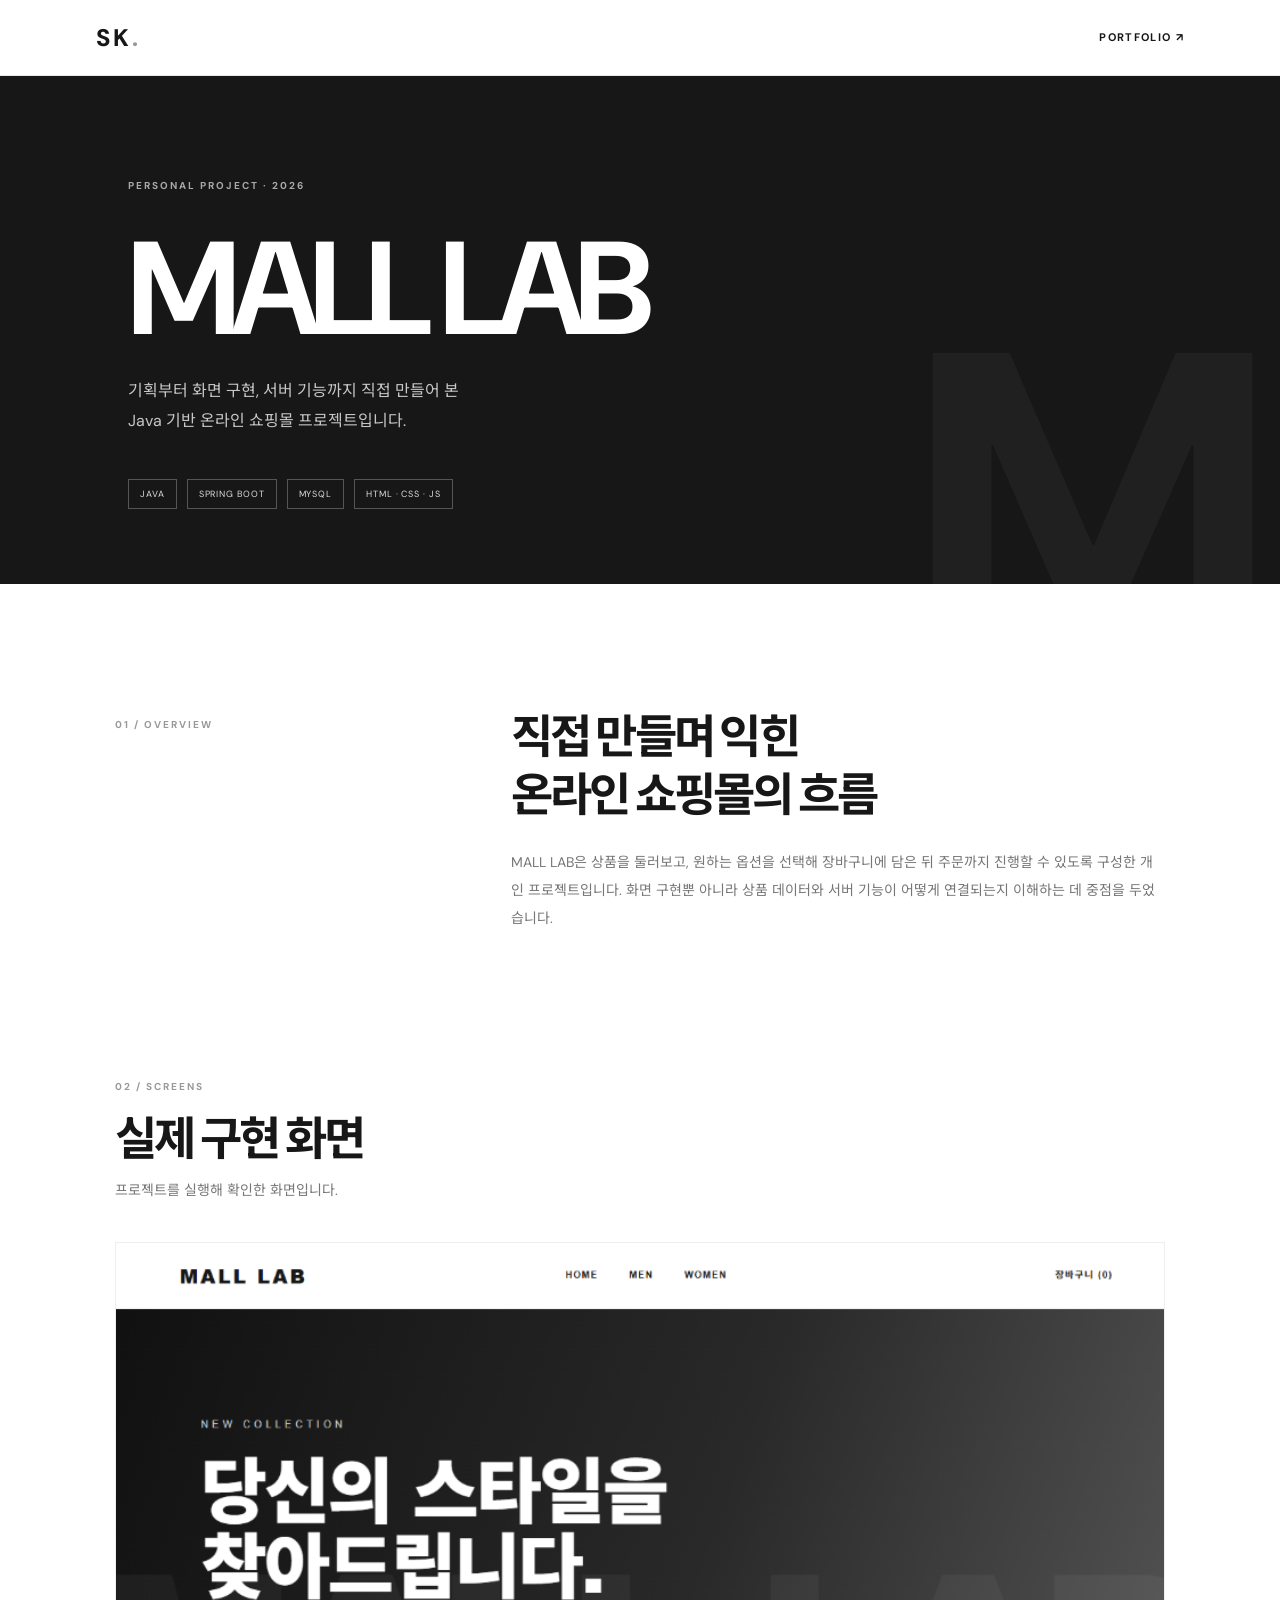
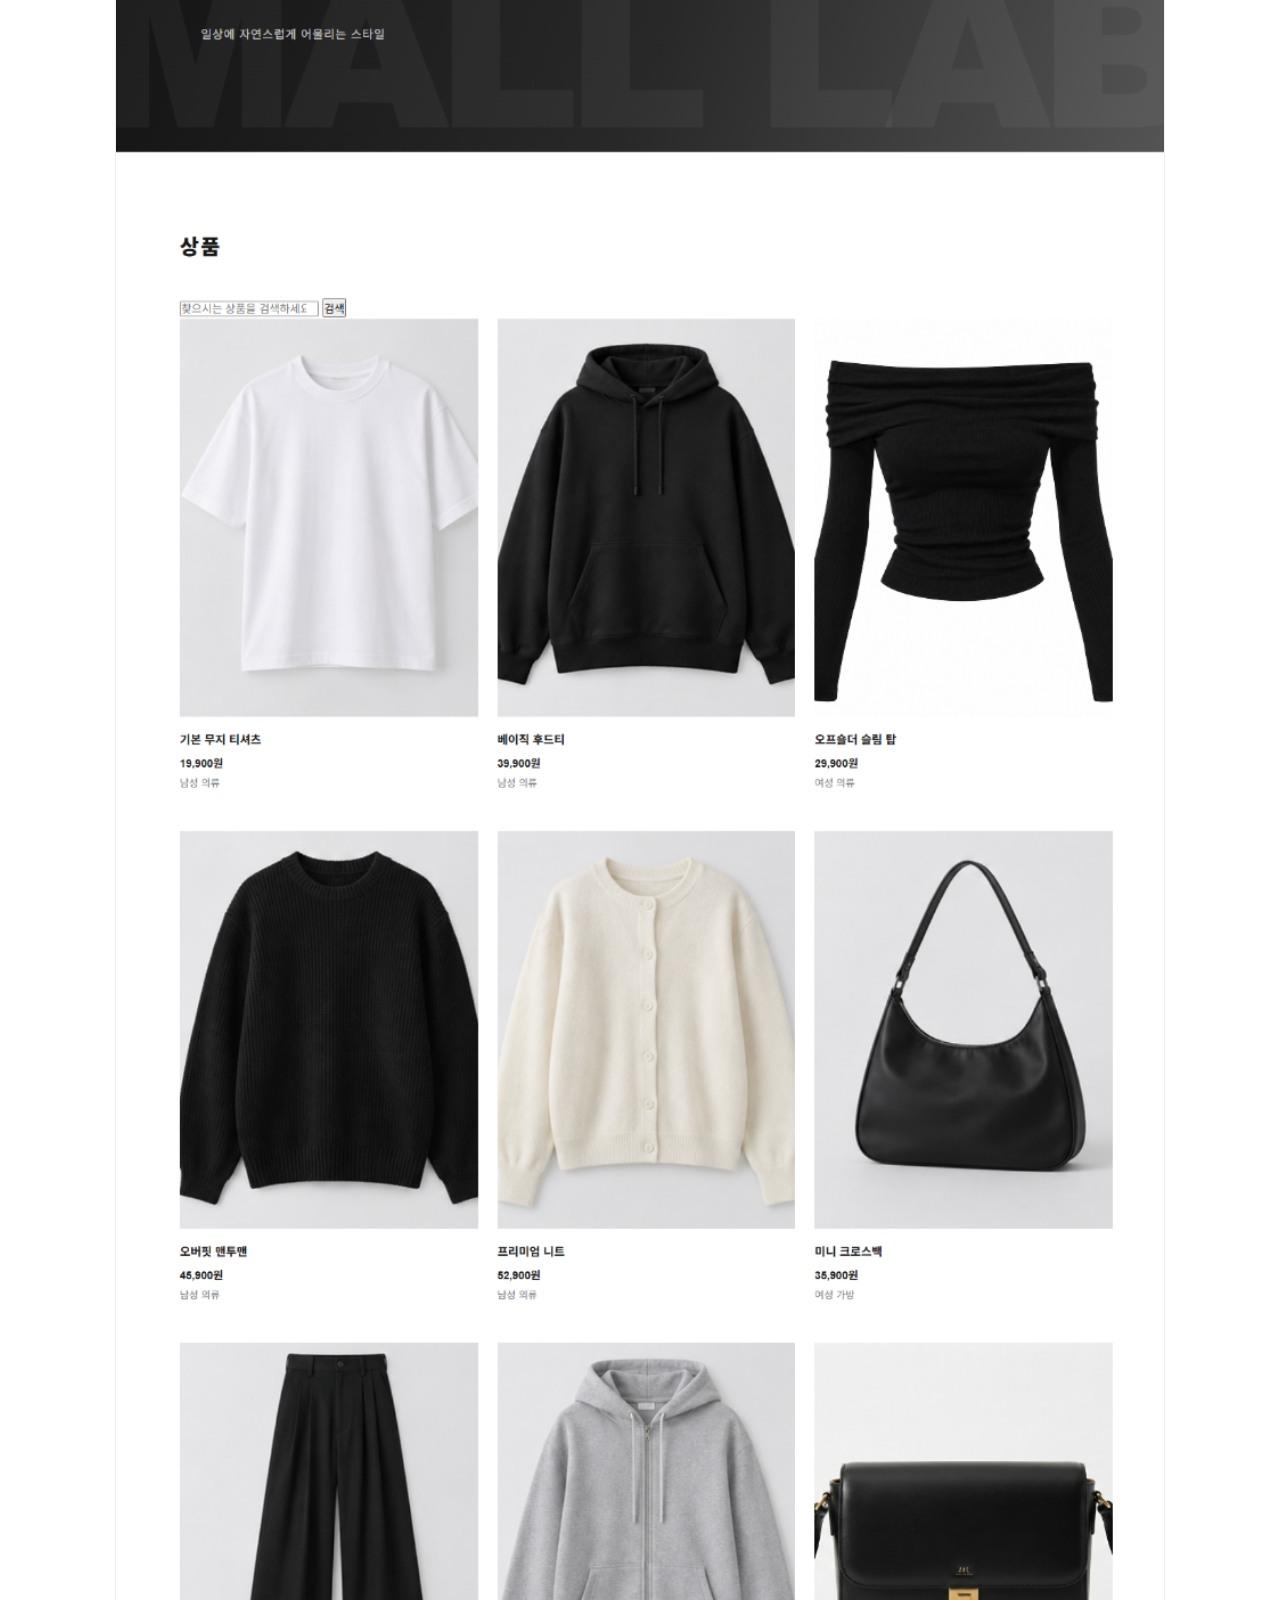
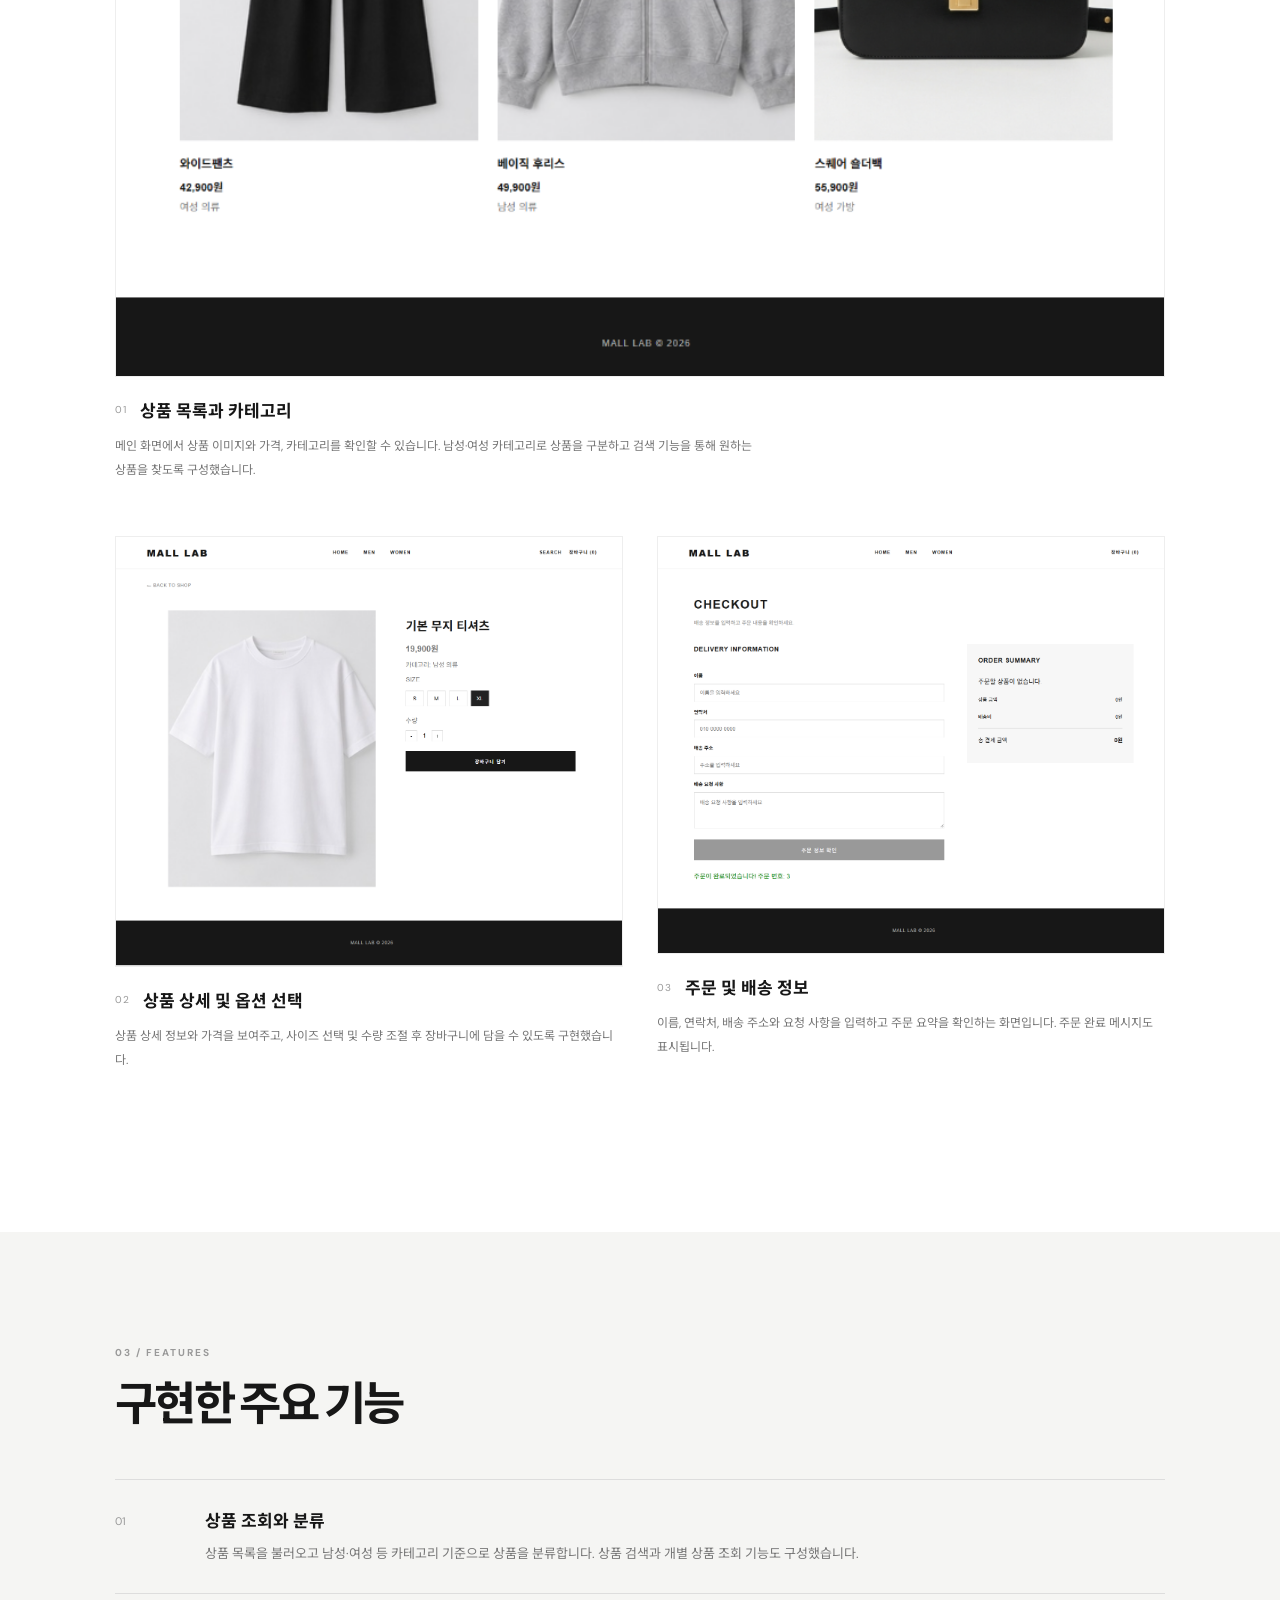
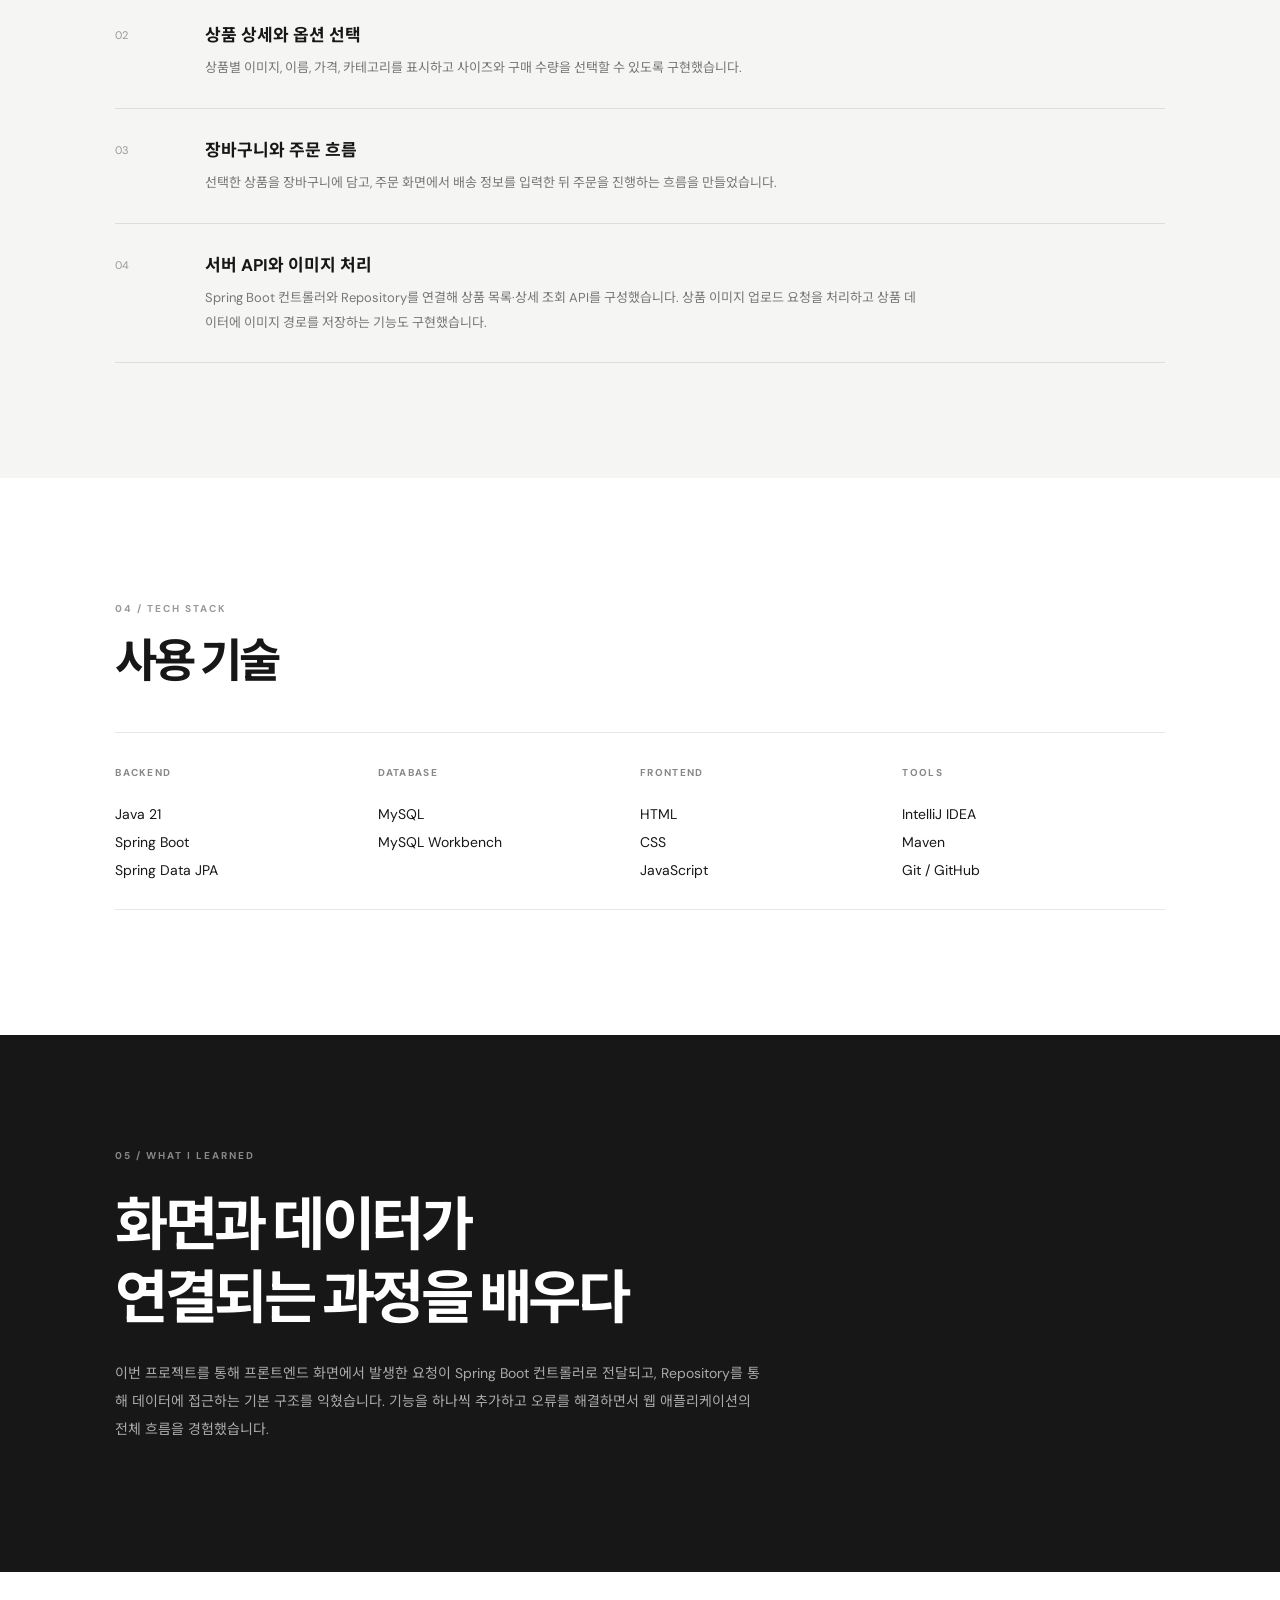
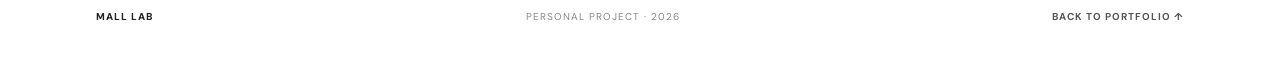
<file: malllab.html>
<!DOCTYPE html>
<html lang="ko"><head>
<meta charset="UTF-8"><meta name="viewport" content="width=device-width, initial-scale=1">
<meta name="description" content="Java와 Spring Boot로 제작한 온라인 쇼핑몰 프로젝트 MALL LAB">
<title>MALL LAB | Project</title><link rel="stylesheet" href="malllab.css">
</head><body>
<header class="topbar"><a class="brand" href="index.html">SK<span>.</span></a><a class="back-link" href="index.html#projects">PORTFOLIO ↗</a></header>
<main>
<section class="hero"><p class="eyebrow">PERSONAL PROJECT · 2026</p><h1>MALL LAB</h1>
<p class="hero-copy">기획부터 화면 구현, 서버 기능까지 직접 만들어 본<br>Java 기반 온라인 쇼핑몰 프로젝트입니다.</p>
<div class="hero-meta"><span>JAVA</span><span>SPRING BOOT</span><span>MYSQL</span><span>HTML · CSS · JS</span></div><div class="hero-mark">M</div></section>
<section class="intro section-wrap"><div class="section-label">01 / OVERVIEW</div><div><h2>직접 만들며 익힌<br>온라인 쇼핑몰의 흐름</h2>
<p>MALL LAB은 상품을 둘러보고, 원하는 옵션을 선택해 장바구니에 담은 뒤 주문까지 진행할 수 있도록 구성한 개인 프로젝트입니다. 화면 구현뿐 아니라 상품 데이터와 서버 기능이 어떻게 연결되는지 이해하는 데 중점을 두었습니다.</p></div></section>
<section class="screens section-wrap"><div class="section-heading"><div class="section-label">02 / SCREENS</div><h2>실제 구현 화면</h2><p>프로젝트를 실행해 확인한 화면입니다.</p></div>
<article class="screen-card"><img src="images/malllab-home.png" alt="MALL LAB 메인 페이지 상품 목록 화면"><div class="screen-caption"><div><span class="number">01</span><h3>상품 목록과 카테고리</h3></div><p>메인 화면에서 상품 이미지와 가격, 카테고리를 확인할 수 있습니다. 남성·여성 카테고리로 상품을 구분하고 검색 기능을 통해 원하는 상품을 찾도록 구성했습니다.</p></div></article>
<div class="screen-grid">
<article class="screen-card"><img src="images/malllab-product-detail.png" alt="MALL LAB 상품 상세 페이지"><div class="screen-caption"><div><span class="number">02</span><h3>상품 상세 및 옵션 선택</h3></div><p>상품 상세 정보와 가격을 보여주고, 사이즈 선택 및 수량 조절 후 장바구니에 담을 수 있도록 구현했습니다.</p></div></article>
<article class="screen-card"><img src="images/malllab-checkout.png" alt="MALL LAB 주문 및 배송 정보 입력 화면"><div class="screen-caption"><div><span class="number">03</span><h3>주문 및 배송 정보</h3></div><p>이름, 연락처, 배송 주소와 요청 사항을 입력하고 주문 요약을 확인하는 화면입니다. 주문 완료 메시지도 표시됩니다.</p></div></article>
</div></section>
<section class="features"><div class="section-wrap"><div class="section-label">03 / FEATURES</div><h2>구현한 주요 기능</h2><div class="feature-list">
<article><span>01</span><div><h3>상품 조회와 분류</h3><p>상품 목록을 불러오고 남성·여성 등 카테고리 기준으로 상품을 분류합니다. 상품 검색과 개별 상품 조회 기능도 구성했습니다.</p></div></article>
<article><span>02</span><div><h3>상품 상세와 옵션 선택</h3><p>상품별 이미지, 이름, 가격, 카테고리를 표시하고 사이즈와 구매 수량을 선택할 수 있도록 구현했습니다.</p></div></article>
<article><span>03</span><div><h3>장바구니와 주문 흐름</h3><p>선택한 상품을 장바구니에 담고, 주문 화면에서 배송 정보를 입력한 뒤 주문을 진행하는 흐름을 만들었습니다.</p></div></article>
<article><span>04</span><div><h3>서버 API와 이미지 처리</h3><p>Spring Boot 컨트롤러와 Repository를 연결해 상품 목록·상세 조회 API를 구성했습니다. 상품 이미지 업로드 요청을 처리하고 상품 데이터에 이미지 경로를 저장하는 기능도 구현했습니다.</p></div></article>
</div></div></section>
<section class="stack section-wrap"><div class="section-label">04 / TECH STACK</div><h2>사용 기술</h2><div class="stack-grid">
<div><b>BACKEND</b><p>Java 21<br>Spring Boot<br>Spring Data JPA</p></div><div><b>DATABASE</b><p>MySQL<br>MySQL Workbench</p></div><div><b>FRONTEND</b><p>HTML<br>CSS<br>JavaScript</p></div><div><b>TOOLS</b><p>IntelliJ IDEA<br>Maven<br>Git / GitHub</p></div></div></section>
<section class="learning"><div class="section-wrap"><div class="section-label">05 / WHAT I LEARNED</div><h2>화면과 데이터가<br>연결되는 과정을 배우다</h2><p>이번 프로젝트를 통해 프론트엔드 화면에서 발생한 요청이 Spring Boot 컨트롤러로 전달되고, Repository를 통해 데이터에 접근하는 기본 구조를 익혔습니다. 기능을 하나씩 추가하고 오류를 해결하면서 웹 애플리케이션의 전체 흐름을 경험했습니다.</p></div></section>
</main><footer><span>MALL LAB</span><span>PERSONAL PROJECT · 2026</span><a href="index.html#projects">BACK TO PORTFOLIO ↑</a></footer><script src="malllab.js"></script></body></html>
</file>
<file: style.css>
:root{
  --bg:#0b0d10;
  --surface:#11151a;
  --surface-2:#171c22;
  --text:#f5f6f7;
  --muted:#9ca5af;
  --line:rgba(255,255,255,.10);
  --accent:#b7ff39;
  --accent-2:#78bff8;
  --max:1180px;
}
*{box-sizing:border-box;margin:0;padding:0}
html{scroll-behavior:smooth}
body{font-family:'Noto Sans KR',sans-serif;background:var(--bg);color:var(--text);line-height:1.7;overflow-x:hidden}
a{color:inherit;text-decoration:none}
img{max-width:100%;display:block}
.topbar{position:fixed;z-index:20;top:0;left:0;right:0;height:78px;display:flex;align-items:center;justify-content:space-between;padding:0 5vw;background:rgba(11,13,16,.75);backdrop-filter:blur(16px);border-bottom:1px solid transparent;transition:.3s}
.topbar.scrolled{border-color:var(--line)}
.brand{font-family:'Space Grotesk',sans-serif;font-weight:700;font-size:22px;letter-spacing:-.05em}
.brand:after{content:'.';color:var(--accent)}
.nav{display:flex;gap:30px;color:var(--muted);font-size:14px;font-weight:600}
.nav a{transition:.2s}.nav a:hover{color:var(--accent)}
.menu{display:none;background:none;border:0;color:white;font-size:22px}
.section-grid,.section{width:min(var(--max),90vw);margin:0 auto}
.hero{min-height:100vh;padding:150px 0 90px;display:grid;grid-template-columns:1.05fr .95fr;align-items:center;gap:40px}
.eyebrow{font-family:'Space Grotesk',sans-serif;font-size:11px;letter-spacing:.16em;color:var(--accent);font-weight:700;margin-bottom:22px}
.hero h1{font-family:'Space Grotesk',sans-serif;font-size:clamp(68px,11vw,150px);line-height:.88;letter-spacing:-.075em;margin-bottom:40px}
.dot{color:var(--accent)}
.hero-title{font-size:clamp(27px,3.3vw,44px);line-height:1.2;letter-spacing:-.05em;margin-bottom:24px}.hero-title strong{font-weight:800}
.hero-desc{max-width:580px;color:var(--muted);font-size:16px}
.hero-actions{display:flex;gap:12px;margin-top:34px}.btn{display:inline-flex;align-items:center;justify-content:center;padding:13px 19px;border-radius:999px;font-weight:700;font-size:14px}.btn.primary{background:var(--accent);color:#111}.btn.ghost{border:1px solid var(--line);color:var(--text)}.btn:hover{transform:translateY(-2px)}
.hero-art{min-height:520px;position:relative;isolation:isolate}.grid-plane{position:absolute;inset:15% 2% 7%;background-image:linear-gradient(rgba(255,255,255,.055) 1px,transparent 1px),linear-gradient(90deg,rgba(255,255,255,.055) 1px,transparent 1px);background-size:46px 46px;transform:perspective(900px) rotateX(56deg) rotateZ(-9deg);transform-origin:center;mask-image:linear-gradient(to bottom,transparent,black 25%,black 75%,transparent)}
.orb{position:absolute;width:270px;height:270px;border-radius:50%;background:radial-gradient(circle at 32% 30%,#ecffc8 0,#b7ff39 17%,#6f9128 48%,rgba(0,0,0,0) 70%);filter:blur(.2px);top:26%;left:38%;box-shadow:0 0 90px rgba(183,255,57,.13)}
.code-card,.math-card{position:absolute;background:rgba(20,24,29,.92);border:1px solid var(--line);border-radius:18px;box-shadow:0 25px 80px rgba(0,0,0,.4);backdrop-filter:blur(14px)}
.code-card{right:0;top:11%;padding:22px 24px;font-family:'Space Grotesk',monospace;color:#dde4ea;font-size:13px;line-height:2}.code-card span{color:var(--accent-2)}.math-card{left:2%;bottom:12%;padding:16px 22px;font-family:'Space Grotesk';color:var(--accent);font-size:20px}
.section{padding:125px 0}.section-head{display:grid;grid-template-columns:180px 1fr;gap:30px;margin-bottom:65px}.section-head h2{font-size:clamp(36px,5vw,65px);line-height:1.1;letter-spacing:-.06em}.section-head h2 span{color:#6d747d}
.about{border-top:1px solid var(--line)}.about-layout{display:grid;grid-template-columns:1.2fr .8fr;gap:80px}.about-text{max-width:700px;color:var(--muted);font-size:17px}.about-text p+p{margin-top:20px}.about-text .lead{font-size:24px;line-height:1.55;color:var(--text);letter-spacing:-.04em}
.profile-card{border:1px solid var(--line);border-radius:24px;padding:26px;background:linear-gradient(145deg,rgba(255,255,255,.04),transparent);align-self:start}.profile-top{display:flex;justify-content:space-between;color:var(--muted);font-family:'Space Grotesk';font-size:11px;letter-spacing:.15em}.profile-name{font-family:'Space Grotesk';font-size:46px;font-weight:700;letter-spacing:-.07em;margin:60px 0 38px}.profile-card dl{display:grid;gap:18px}.profile-card dl div{display:flex;justify-content:space-between;gap:20px;border-top:1px solid var(--line);padding-top:14px}.profile-card dt{color:var(--muted);font-size:12px}.profile-card dd{font-weight:700;text-align:right}
.skills{border-top:1px solid var(--line)}.skill-grid{display:grid;grid-template-columns:repeat(4,1fr);gap:14px}.skill-card{min-height:230px;border:1px solid var(--line);padding:24px;border-radius:18px;background:var(--surface);transition:.25s}.skill-card:hover{border-color:rgba(183,255,57,.45);transform:translateY(-4px)}.skill-num{font-family:'Space Grotesk';color:var(--accent);font-size:11px}.skill-card h3{font-size:23px;margin-top:60px}.skill-card p{font-weight:700;margin:8px 0 4px}.skill-card small{color:var(--muted)}
.projects{border-top:1px solid var(--line)}.featured-project{display:grid;grid-template-columns:1.3fr .7fr;gap:50px;padding-bottom:75px;border-bottom:1px solid var(--line)}.featured-media{position:relative;aspect-ratio:16/10;background:linear-gradient(135deg,#222a33,#0e1115);border-radius:28px;overflow:hidden;border:1px solid var(--line)}.featured-media img{width:100%;height:100%;object-fit:cover;opacity:.8}.featured-media:after{content:'';position:absolute;inset:0;background:linear-gradient(180deg,transparent 45%,rgba(0,0,0,.7));pointer-events:none}.media-label{position:absolute;left:22px;bottom:18px;z-index:2;font-family:'Space Grotesk';font-size:12px;font-weight:700;letter-spacing:.12em}.project-kicker{font-family:'Space Grotesk';color:var(--accent);font-size:11px;letter-spacing:.13em}.featured-info{align-self:end}.featured-info h3{font-size:clamp(38px,4.5vw,60px);letter-spacing:-.06em;line-height:1;margin:18px 0 24px}.featured-info p:not(.project-kicker){color:var(--muted);line-height:1.8}.tags{display:flex;gap:7px;flex-wrap:wrap;margin-top:25px}.tags span{padding:7px 10px;border:1px solid var(--line);border-radius:999px;color:#c7ced5;font-family:'Space Grotesk';font-size:11px}
.project-list{display:grid;grid-template-columns:repeat(2,1fr);gap:18px;margin-top:28px}.project-card{border:1px solid var(--line);border-radius:20px;overflow:hidden;background:var(--surface);transition:.25s}.project-card:hover{transform:translateY(-5px);border-color:rgba(183,255,57,.35)}.project-img{aspect-ratio:16/9;position:relative;background:#1a1f25;overflow:hidden}.project-img img{width:100%;height:100%;object-fit:cover;transition:.5s}.project-card:hover .project-img img{transform:scale(1.04)}.project-img span{position:absolute;top:13px;right:13px;background:rgba(0,0,0,.6);padding:5px 9px;border-radius:999px;font:600 10px 'Space Grotesk';backdrop-filter:blur(10px)}.project-info{padding:25px}.project-info>p:first-child{color:var(--accent);font:600 10px 'Space Grotesk';letter-spacing:.12em}.project-info h3{font-size:28px;letter-spacing:-.05em;margin:10px 0 10px}.project-info>p:not(:first-child){color:var(--muted);font-size:14px}
.philosophy{display:grid;grid-template-columns:1.25fr .75fr;gap:80px;align-items:end}.quote{border-left:2px solid var(--accent);padding-left:30px}.quote blockquote{font-size:clamp(36px,5vw,64px);font-weight:700;line-height:1.1;letter-spacing:-.06em;margin:0 0 22px}.quote blockquote strong{color:var(--accent)}.quote>p:last-child{color:var(--muted);max-width:600px}.numbers{display:grid;grid-template-columns:repeat(3,1fr);gap:15px}.numbers div{border-top:1px solid var(--line);padding-top:14px}.numbers strong{display:block;font:700 clamp(35px,4vw,56px) 'Space Grotesk';letter-spacing:-.07em}.numbers span{display:block;color:var(--muted);font:500 11px 'Space Grotesk';margin-top:3px}
.contact{padding-bottom:80px}.contact-box{border:1px solid var(--line);border-radius:30px;padding:55px clamp(28px,6vw,80px);background:radial-gradient(circle at 85% 20%,rgba(183,255,57,.08),transparent 30%),var(--surface)}.contact-box h2{font-size:clamp(42px,6vw,78px);line-height:1;letter-spacing:-.07em}.contact-box h2 span{color:#6d747d}.contact-copy{margin:23px 0;color:var(--muted)}.contact-links{display:flex;gap:25px}.contact-links a{font-family:'Space Grotesk';font-weight:700;border-bottom:1px solid var(--accent);padding-bottom:4px}
footer{width:min(var(--max),90vw);margin:0 auto;padding:25px 0 35px;border-top:1px solid var(--line);display:flex;justify-content:space-between;color:#6d747d;font:11px 'Space Grotesk'}
.reveal{opacity:0;transform:translateY(20px);transition:opacity .7s ease,transform .7s ease}.reveal.visible{opacity:1;transform:none}
@media(max-width:900px){.nav{display:none}.menu{display:block}.hero{grid-template-columns:1fr;padding-top:130px}.hero-art{min-height:390px}.section{padding:95px 0}.section-head{grid-template-columns:1fr;gap:8px}.about-layout,.featured-project,.philosophy{grid-template-columns:1fr;gap:35px}.skill-grid{grid-template-columns:repeat(2,1fr)}.project-list{grid-template-columns:1fr}.numbers{order:-1}}
@media(max-width:540px){.hero h1{font-size:72px}.hero-art{min-height:330px}.grid-plane{inset:10% -5% 0}.orb{width:190px;height:190px;left:30%;top:27%}.code-card{right:-10px;top:5%;font-size:11px}.math-card{left:0;bottom:9%;font-size:16px}.skill-grid{grid-template-columns:1fr}.contact-links{flex-direction:column;gap:14px}.numbers{grid-template-columns:1fr 1fr 1fr;gap:8px}.numbers strong{font-size:32px}.numbers span{font-size:9px}}

/* Certificates */
.certificates{border-top:1px solid var(--line)}
.certificate-card{display:grid;grid-template-columns:90px 1fr;gap:28px;align-items:start;padding:42px;border:1px solid var(--line);border-radius:24px;background:linear-gradient(145deg,rgba(255,255,255,.045),rgba(255,255,255,.018));box-shadow:0 20px 70px rgba(0,0,0,.22)}
.certificate-card:hover{border-color:rgba(183,255,57,.35);transform:translateY(-3px);transition:.25s}
.certificate-mark{width:70px;height:70px;display:grid;place-items:center;border-radius:18px;background:var(--accent);color:#111;font-family:'Space Grotesk',sans-serif;font-weight:700;font-size:1.2rem}
.certificate-main h3{margin:0 0 12px;font-size:clamp(2rem,4vw,3.2rem);line-height:1.05;letter-spacing:-.05em}
.certificate-main > p:not(.project-kicker){max-width:760px;margin:0 0 22px;line-height:1.8;color:var(--muted)}
@media (max-width:700px){.certificate-card{grid-template-columns:1fr;padding:28px}.certificate-mark{width:60px;height:60px}}
</file>
<file: seungkyu-kang.github.io-main/style.css>
:root{
  --bg:#0b0d10;
  --surface:#11151a;
  --surface-2:#171c22;
  --text:#f5f6f7;
  --muted:#9ca5af;
  --line:rgba(255,255,255,.10);
  --accent:#b7ff39;
  --accent-2:#78bff8;
  --max:1180px;
}
*{box-sizing:border-box;margin:0;padding:0}
html{scroll-behavior:smooth}
body{font-family:'Noto Sans KR',sans-serif;background:var(--bg);color:var(--text);line-height:1.7;overflow-x:hidden}
a{color:inherit;text-decoration:none}
img{max-width:100%;display:block}
.topbar{position:fixed;z-index:20;top:0;left:0;right:0;height:78px;display:flex;align-items:center;justify-content:space-between;padding:0 5vw;background:rgba(11,13,16,.75);backdrop-filter:blur(16px);border-bottom:1px solid transparent;transition:.3s}
.topbar.scrolled{border-color:var(--line)}
.brand{font-family:'Space Grotesk',sans-serif;font-weight:700;font-size:22px;letter-spacing:-.05em}
.brand:after{content:'.';color:var(--accent)}
.nav{display:flex;gap:30px;color:var(--muted);font-size:14px;font-weight:600}
.nav a{transition:.2s}.nav a:hover{color:var(--accent)}
.menu{display:none;background:none;border:0;color:white;font-size:22px}
.section-grid,.section{width:min(var(--max),90vw);margin:0 auto}
.hero{min-height:100vh;padding:150px 0 90px;display:grid;grid-template-columns:1.05fr .95fr;align-items:center;gap:40px}
.eyebrow{font-family:'Space Grotesk',sans-serif;font-size:11px;letter-spacing:.16em;color:var(--accent);font-weight:700;margin-bottom:22px}
.hero h1{font-family:'Space Grotesk',sans-serif;font-size:clamp(68px,11vw,150px);line-height:.88;letter-spacing:-.075em;margin-bottom:40px}
.dot{color:var(--accent)}
.hero-title{font-size:clamp(27px,3.3vw,44px);line-height:1.2;letter-spacing:-.05em;margin-bottom:24px}.hero-title strong{font-weight:800}
.hero-desc{max-width:580px;color:var(--muted);font-size:16px}
.hero-actions{display:flex;gap:12px;margin-top:34px}.btn{display:inline-flex;align-items:center;justify-content:center;padding:13px 19px;border-radius:999px;font-weight:700;font-size:14px}.btn.primary{background:var(--accent);color:#111}.btn.ghost{border:1px solid var(--line);color:var(--text)}.btn:hover{transform:translateY(-2px)}
.hero-art{min-height:520px;position:relative;isolation:isolate}.grid-plane{position:absolute;inset:15% 2% 7%;background-image:linear-gradient(rgba(255,255,255,.055) 1px,transparent 1px),linear-gradient(90deg,rgba(255,255,255,.055) 1px,transparent 1px);background-size:46px 46px;transform:perspective(900px) rotateX(56deg) rotateZ(-9deg);transform-origin:center;mask-image:linear-gradient(to bottom,transparent,black 25%,black 75%,transparent)}
.orb{position:absolute;width:270px;height:270px;border-radius:50%;background:radial-gradient(circle at 32% 30%,#ecffc8 0,#b7ff39 17%,#6f9128 48%,rgba(0,0,0,0) 70%);filter:blur(.2px);top:26%;left:38%;box-shadow:0 0 90px rgba(183,255,57,.13)}
.code-card,.math-card{position:absolute;background:rgba(20,24,29,.92);border:1px solid var(--line);border-radius:18px;box-shadow:0 25px 80px rgba(0,0,0,.4);backdrop-filter:blur(14px)}
.code-card{right:0;top:11%;padding:22px 24px;font-family:'Space Grotesk',monospace;color:#dde4ea;font-size:13px;line-height:2}.code-card span{color:var(--accent-2)}.math-card{left:2%;bottom:12%;padding:16px 22px;font-family:'Space Grotesk';color:var(--accent);font-size:20px}
.section{padding:125px 0}.section-head{display:grid;grid-template-columns:180px 1fr;gap:30px;margin-bottom:65px}.section-head h2{font-size:clamp(36px,5vw,65px);line-height:1.1;letter-spacing:-.06em}.section-head h2 span{color:#6d747d}
.about{border-top:1px solid var(--line)}.about-layout{display:grid;grid-template-columns:1.2fr .8fr;gap:80px}.about-text{max-width:700px;color:var(--muted);font-size:17px}.about-text p+p{margin-top:20px}.about-text .lead{font-size:24px;line-height:1.55;color:var(--text);letter-spacing:-.04em}
.profile-card{border:1px solid var(--line);border-radius:24px;padding:26px;background:linear-gradient(145deg,rgba(255,255,255,.04),transparent);align-self:start}.profile-top{display:flex;justify-content:space-between;color:var(--muted);font-family:'Space Grotesk';font-size:11px;letter-spacing:.15em}.profile-name{font-family:'Space Grotesk';font-size:46px;font-weight:700;letter-spacing:-.07em;margin:60px 0 38px}.profile-card dl{display:grid;gap:18px}.profile-card dl div{display:flex;justify-content:space-between;gap:20px;border-top:1px solid var(--line);padding-top:14px}.profile-card dt{color:var(--muted);font-size:12px}.profile-card dd{font-weight:700;text-align:right}
.skills{border-top:1px solid var(--line)}.skill-grid{display:grid;grid-template-columns:repeat(4,1fr);gap:14px}.skill-card{min-height:230px;border:1px solid var(--line);padding:24px;border-radius:18px;background:var(--surface);transition:.25s}.skill-card:hover{border-color:rgba(183,255,57,.45);transform:translateY(-4px)}.skill-num{font-family:'Space Grotesk';color:var(--accent);font-size:11px}.skill-card h3{font-size:23px;margin-top:60px}.skill-card p{font-weight:700;margin:8px 0 4px}.skill-card small{color:var(--muted)}
.projects{border-top:1px solid var(--line)}.featured-project{display:grid;grid-template-columns:1.3fr .7fr;gap:50px;padding-bottom:75px;border-bottom:1px solid var(--line)}.featured-media{position:relative;aspect-ratio:16/10;background:linear-gradient(135deg,#222a33,#0e1115);border-radius:28px;overflow:hidden;border:1px solid var(--line)}.featured-media img{width:100%;height:100%;object-fit:cover;opacity:.8}.featured-media:after{content:'';position:absolute;inset:0;background:linear-gradient(180deg,transparent 45%,rgba(0,0,0,.7));pointer-events:none}.media-label{position:absolute;left:22px;bottom:18px;z-index:2;font-family:'Space Grotesk';font-size:12px;font-weight:700;letter-spacing:.12em}.project-kicker{font-family:'Space Grotesk';color:var(--accent);font-size:11px;letter-spacing:.13em}.featured-info{align-self:end}.featured-info h3{font-size:clamp(38px,4.5vw,60px);letter-spacing:-.06em;line-height:1;margin:18px 0 24px}.featured-info p:not(.project-kicker){color:var(--muted);line-height:1.8}.tags{display:flex;gap:7px;flex-wrap:wrap;margin-top:25px}.tags span{padding:7px 10px;border:1px solid var(--line);border-radius:999px;color:#c7ced5;font-family:'Space Grotesk';font-size:11px}
.project-list{display:grid;grid-template-columns:repeat(2,1fr);gap:18px;margin-top:28px}.project-card{border:1px solid var(--line);border-radius:20px;overflow:hidden;background:var(--surface);transition:.25s}.project-card:hover{transform:translateY(-5px);border-color:rgba(183,255,57,.35)}.project-img{aspect-ratio:16/9;position:relative;background:#1a1f25;overflow:hidden}.project-img img{width:100%;height:100%;object-fit:cover;transition:.5s}.project-card:hover .project-img img{transform:scale(1.04)}.project-img span{position:absolute;top:13px;right:13px;background:rgba(0,0,0,.6);padding:5px 9px;border-radius:999px;font:600 10px 'Space Grotesk';backdrop-filter:blur(10px)}.project-info{padding:25px}.project-info>p:first-child{color:var(--accent);font:600 10px 'Space Grotesk';letter-spacing:.12em}.project-info h3{font-size:28px;letter-spacing:-.05em;margin:10px 0 10px}.project-info>p:not(:first-child){color:var(--muted);font-size:14px}
.philosophy{display:grid;grid-template-columns:1.25fr .75fr;gap:80px;align-items:end}.quote{border-left:2px solid var(--accent);padding-left:30px}.quote blockquote{font-size:clamp(36px,5vw,64px);font-weight:700;line-height:1.1;letter-spacing:-.06em;margin:0 0 22px}.quote blockquote strong{color:var(--accent)}.quote>p:last-child{color:var(--muted);max-width:600px}.numbers{display:grid;grid-template-columns:repeat(3,1fr);gap:15px}.numbers div{border-top:1px solid var(--line);padding-top:14px}.numbers strong{display:block;font:700 clamp(35px,4vw,56px) 'Space Grotesk';letter-spacing:-.07em}.numbers span{display:block;color:var(--muted);font:500 11px 'Space Grotesk';margin-top:3px}
.contact{padding-bottom:80px}.contact-box{border:1px solid var(--line);border-radius:30px;padding:55px clamp(28px,6vw,80px);background:radial-gradient(circle at 85% 20%,rgba(183,255,57,.08),transparent 30%),var(--surface)}.contact-box h2{font-size:clamp(42px,6vw,78px);line-height:1;letter-spacing:-.07em}.contact-box h2 span{color:#6d747d}.contact-copy{margin:23px 0;color:var(--muted)}.contact-links{display:flex;gap:25px}.contact-links a{font-family:'Space Grotesk';font-weight:700;border-bottom:1px solid var(--accent);padding-bottom:4px}
footer{width:min(var(--max),90vw);margin:0 auto;padding:25px 0 35px;border-top:1px solid var(--line);display:flex;justify-content:space-between;color:#6d747d;font:11px 'Space Grotesk'}
.reveal{opacity:0;transform:translateY(20px);transition:opacity .7s ease,transform .7s ease}.reveal.visible{opacity:1;transform:none}
@media(max-width:900px){.nav{display:none}.menu{display:block}.hero{grid-template-columns:1fr;padding-top:130px}.hero-art{min-height:390px}.section{padding:95px 0}.section-head{grid-template-columns:1fr;gap:8px}.about-layout,.featured-project,.philosophy{grid-template-columns:1fr;gap:35px}.skill-grid{grid-template-columns:repeat(2,1fr)}.project-list{grid-template-columns:1fr}.numbers{order:-1}}
@media(max-width:540px){.hero h1{font-size:72px}.hero-art{min-height:330px}.grid-plane{inset:10% -5% 0}.orb{width:190px;height:190px;left:30%;top:27%}.code-card{right:-10px;top:5%;font-size:11px}.math-card{left:0;bottom:9%;font-size:16px}.skill-grid{grid-template-columns:1fr}.contact-links{flex-direction:column;gap:14px}.numbers{grid-template-columns:1fr 1fr 1fr;gap:8px}.numbers strong{font-size:32px}.numbers span{font-size:9px}}

/* Certificates */
.certificates{border-top:1px solid var(--line)}
.certificate-card{display:grid;grid-template-columns:90px 1fr;gap:28px;align-items:start;padding:42px;border:1px solid var(--line);border-radius:24px;background:linear-gradient(145deg,rgba(255,255,255,.045),rgba(255,255,255,.018));box-shadow:0 20px 70px rgba(0,0,0,.22)}
.certificate-card:hover{border-color:rgba(183,255,57,.35);transform:translateY(-3px);transition:.25s}
.certificate-mark{width:70px;height:70px;display:grid;place-items:center;border-radius:18px;background:var(--accent);color:#111;font-family:'Space Grotesk',sans-serif;font-weight:700;font-size:1.2rem}
.certificate-main h3{margin:0 0 12px;font-size:clamp(2rem,4vw,3.2rem);line-height:1.05;letter-spacing:-.05em}
.certificate-main > p:not(.project-kicker){max-width:760px;margin:0 0 22px;line-height:1.8;color:var(--muted)}
@media (max-width:700px){.certificate-card{grid-template-columns:1fr;padding:28px}.certificate-mark{width:60px;height:60px}}
</file>
<file: jjuggumi.css>
@import url('https://fonts.googleapis.com/css2?family=DM+Mono:wght@400;500&family=Manrope:wght@400;500;600;700;800&family=Noto+Sans+KR:wght@400;500;600;700;800&display=swap');
:root{--bg:#090b0a;--panel:#101411;--panel2:#151b16;--line:#252d26;--text:#edf1eb;--muted:#8c968c;--lime:#c5f36b;--mono:'DM Mono',monospace;--sans:'Manrope','Noto Sans KR',sans-serif}
*{box-sizing:border-box}html{scroll-behavior:smooth;scroll-padding-top:90px}body{margin:0;background:var(--bg);color:var(--text);font-family:var(--sans);line-height:1.7;letter-spacing:-.025em}a{color:inherit;text-decoration:none}.page-noise{position:fixed;inset:0;pointer-events:none;opacity:.035;z-index:10;background-image:url("data:image/svg+xml,%3Csvg viewBox='0 0 180 180' xmlns='http://www.w3.org/2000/svg'%3E%3Cfilter id='n'%3E%3CfeTurbulence type='fractalNoise' baseFrequency='.9' numOctaves='3' stitchTiles='stitch'/%3E%3C/filter%3E%3Crect width='100%25' height='100%25' filter='url(%23n)' opacity='.35'/%3E%3C/svg%3E")}.wrap{width:min(1120px,calc(100% - 48px));margin-inline:auto}.topbar{height:76px;padding:0 max(24px,calc((100vw - 1120px)/2));display:flex;align-items:center;justify-content:space-between;border-bottom:1px solid var(--line);position:sticky;top:0;background:rgba(9,11,10,.88);backdrop-filter:blur(16px);z-index:20}.brand{font-size:22px;font-weight:800;letter-spacing:-.08em}.brand span,.lime{color:var(--lime)}.topnav{display:flex;gap:34px;margin-left:90px}.topnav a,.back-link,.footer>a:last-child{font:11px var(--mono);letter-spacing:.08em;color:#aab3a9;transition:color .2s}.topnav a:hover,.back-link:hover,.footer>a:last-child:hover{color:var(--lime)}.back-link span{color:var(--lime);margin-right:8px}.hero{padding-top:105px}.eyebrow,.section-index,.hero-kicker,.hero-meta span,.terminal-bar,.terminal-footer,.flow-num,.flow-file,.visual-label,.visual-caption,.game-code,.code-head,.arch-box>span,.footer>span{font:10px var(--mono);letter-spacing:.12em}.eyebrow{display:flex;align-items:center;gap:12px;color:var(--lime)}.eyebrow-line{width:32px;height:1px;background:var(--lime)}.eyebrow-dot{color:#64705d}.hero-grid{display:grid;grid-template-columns:1fr .88fr;gap:60px;align-items:center;padding:38px 0 65px}.hero-kicker{color:#a4afa2;margin:0 0 12px}.hero h1{font-size:clamp(76px,12vw,150px);line-height:.96;letter-spacing:-.105em;margin:0 0 24px;font-weight:800}.hero-desc{font-size:clamp(22px,3vw,31px);font-weight:700;line-height:1.48;letter-spacing:-.055em;margin:0 0 18px}.hero-summary{max-width:470px;color:var(--muted);font-size:14px;line-height:1.9;margin:0}.hero-actions{display:flex;align-items:center;gap:24px;margin-top:34px}.primary-btn{display:inline-flex;align-items:center;gap:28px;background:var(--lime);color:#10150b;padding:14px 18px;font:11px var(--mono);letter-spacing:.06em;font-weight:500;transition:transform .2s,background .2s}.primary-btn:hover{transform:translateY(-3px);background:#d7ff86}.primary-btn span{font-size:16px}.text-btn{font-size:12px;color:#b5beb3}.text-btn span{color:var(--lime);margin-left:6px}.terminal{border:1px solid #354034;background:#0c100d;box-shadow:0 22px 70px #0008;transform:rotate(1.2deg)}.terminal-bar{height:38px;border-bottom:1px solid #263027;display:flex;align-items:center;padding:0 14px;color:#8b9789;gap:12px}.window-dots{display:flex;gap:5px}.window-dots i{width:6px;height:6px;border-radius:50%;background:#586354}.window-dots i:first-child{background:#c5f36b}.terminal-live{margin-left:auto;color:var(--lime);font-size:9px}.terminal-body{padding:24px 22px 18px;font:11px/1.9 var(--mono);color:#aab7a6}.terminal-ascii{color:#536451;margin-bottom:20px}.terminal-ascii b{color:var(--lime);font-weight:500}.terminal-row{display:grid;grid-template-columns:1fr 48px 72px;align-items:center;padding:6px 0;border-bottom:1px solid #1b241c}.terminal-row>span:first-child{color:#d3dbd0}.status-alive{color:var(--lime);font-size:9px;font-weight:400}.status-dead{color:#8a615c;font-size:9px;font-weight:400}.stat{color:#687565;font-size:9px}.stat em{font-style:normal;color:#dce5d8}.terminal-rule{height:1px;background:#293329;margin:20px 0 12px}.terminal-message{color:#d3dfce}.blink{color:var(--lime);animation:blink 1s steps(2,start) infinite}.terminal-footer{display:flex;justify-content:space-between;color:#586457;font-size:8px;margin-top:30px}@keyframes blink{to{visibility:hidden}}.hero-meta{display:grid;grid-template-columns:repeat(4,1fr);border-top:1px solid var(--line);border-bottom:1px solid var(--line);padding:22px 0 24px}.hero-meta div{display:flex;flex-direction:column;gap:7px;padding-left:22px;border-left:1px solid var(--line)}.hero-meta div:first-child{padding-left:0;border:0}.hero-meta span{color:#788376;font-size:9px}.hero-meta strong{font-size:13px;font-weight:600}.section{padding-top:125px;padding-bottom:35px}.section-heading{margin-bottom:44px}.section-index{color:var(--lime);margin:0 0 18px}.section-heading h2{font-size:clamp(34px,5vw,57px);line-height:1.22;letter-spacing:-.07em;margin:0;font-weight:700}.muted{color:#7f897e}.overview-grid{display:grid;grid-template-columns:1.2fr .8fr;gap:90px;align-items:start}.overview-main p{color:#aab4a8;font-size:15px;line-height:2.05;margin:0 0 18px}.overview-note{padding:26px 28px;background:var(--panel);border:1px solid var(--line);position:relative}.note-mark{font:52px Georgia;color:var(--lime);line-height:.8}.overview-note p{font-size:17px;font-weight:600;line-height:1.8;margin:12px 0 26px}.note-caption{font:9px var(--mono);letter-spacing:.13em;color:#778472}.flow-section,.system-section{background:#0d110e;border-top:1px solid #1d251e;border-bottom:1px solid #1d251e;margin-top:100px;padding:100px 0 95px}.flow-section .section-heading,.system-section .section-heading{margin-bottom:35px}.flow-track{border-top:1px solid var(--line)}.flow-step{display:grid;grid-template-columns:70px 1fr 190px;gap:22px;align-items:center;padding:21px 16px;border-bottom:1px solid var(--line);transition:background .2s}.flow-step:hover{background:#151c15}.flow-num{color:#778272}.flow-step b{font-size:15px}.flow-step p{margin:4px 0 0;color:#879285;font-size:12px}.flow-file{text-align:right;color:#71806d;font-size:9px}.flow-step.featured .flow-num,.flow-step.featured .flow-file{color:var(--lime)}.flow-step.finish{background:#121a11}.flow-step.finish b{color:var(--lime)}.flow-footnote{font-size:10px;color:#687365;margin:16px 0 0}.heading-desc{font-size:13px;color:var(--muted);margin:17px 0 0}.game-grid{display:grid;grid-template-columns:1fr 1fr;gap:18px}.game-card{background:var(--panel);border:1px solid var(--line);min-width:0}.game-wide{grid-column:span 2}.game-visual{height:210px;position:relative;overflow:hidden;background:#121914;border-bottom:1px solid var(--line)}.visual-label{position:absolute;left:18px;top:15px;color:#8b9987;z-index:2}.visual-caption{position:absolute;right:18px;bottom:13px;color:#7d897a;font-size:8px}.redlight{background:linear-gradient(120deg,#211b18,#151b17 60%,#101610)}.redlight-scene{position:absolute;inset:35px 30px 30px;display:flex;align-items:end;justify-content:center;gap:30px;border-bottom:1px solid #465044}.doll{font-size:47px;color:#c5f36b;position:absolute;top:15px;left:50%;transform:translateX(-50%);text-shadow:0 0 25px #c5f36666}.lane{position:absolute;bottom:0;left:0;right:0;height:1px;background:#5b6857}.runner{font-size:22px;color:#a5b39d;margin-bottom:20px;position:relative}.runner:after{content:'';position:absolute;width:1px;height:32px;background:#a5b39d;left:50%;top:20px}.r1{margin-left:35px;color:var(--lime)}.r2{margin-right:10px}.r3{margin-bottom:28px}.scene-caption{position:absolute;bottom:8px;left:50%;transform:translateX(-50%);font:8px var(--mono);letter-spacing:.15em;color:#687665}.night{background:radial-gradient(circle at 50% 50%,#263628,#111711 70%)}.night-map{position:absolute;inset:42px 14%;border:1px solid #53634f;background-image:linear-gradient(#40503e44 1px,transparent 1px),linear-gradient(90deg,#40503e44 1px,transparent 1px);background-size:28px 28px}.map-player,.map-enemy,.map-item{position:absolute;font:9px var(--mono);padding:5px 6px;background:#1d2a1d;border:1px solid #91ae7c;color:var(--lime)}.map-player{left:18%;top:55%}.map-enemy{color:#d2d8ca;border-color:#788574}.e1{right:18%;top:20%}.e2{right:28%;bottom:15%}.map-item{color:#f3d77d;border-color:#887747;background:#2a281a}.i1{left:56%;top:25%}.i2{left:72%;top:63%}.i3{left:34%;top:18%}.tug{background:linear-gradient(180deg,#161b16,#1b2019)}.tug-scene{position:absolute;left:9%;right:9%;top:75px;display:flex;align-items:center;justify-content:space-between}.team{display:flex;gap:7px}.team i{font:10px var(--mono);font-style:normal;width:26px;height:26px;display:grid;place-items:center;border:1px solid #71876a;color:#c5f36b;background:#1b281b}.right-team i{color:#e0b5a7;border-color:#86675c}.rope{height:2px;background:#9ca98f;flex:1;margin:0 10px;position:relative}.rope:after{content:'';position:absolute;left:50%;top:-7px;width:2px;height:16px;background:var(--lime)}.pit{position:absolute;left:50%;top:31px;transform:translateX(-50%);font:8px var(--mono);color:#d1a38e;letter-spacing:.15em}.jegi{background:linear-gradient(110deg,#1a1c16,#141a16)}.jegi-board{position:absolute;left:10%;right:10%;top:60px}.jegi-lane{display:grid;grid-template-columns:repeat(5,1fr);border:1px solid #65745d}.jegi-lane span{padding:13px 0;text-align:center;font:10px var(--mono);color:#a9b69f;border-right:1px solid #485344}.jegi-lane span:last-child{border:0}.jegi-marker{font:9px var(--mono);color:#7f8b78;margin-top:13px;text-align:center}.jegi-marker b{color:var(--lime);font-size:14px}.jegi-controls{display:flex;justify-content:center;gap:7px;margin-top:12px}.jegi-controls kbd{font:8px var(--mono);border:1px solid #56614f;color:#b8c3b1;padding:4px 9px}.game-info{padding:23px 24px 25px}.game-title-line{display:flex;align-items:baseline;justify-content:space-between;gap:12px}.game-title-line h3{font-size:19px;letter-spacing:-.05em;margin:0}.game-code{font-size:9px;color:#84917e;white-space:nowrap}.game-info>p{font-size:12px;line-height:1.9;color:#9aa597;margin:12px 0 18px}.tag-row{display:flex;flex-wrap:wrap;gap:6px}.tag-row span{font-size:9px;color:#a6b29f;border:1px solid #303c30;padding:4px 8px}.practice-note{display:flex;gap:17px;align-items:flex-start;margin-top:18px;padding:20px 22px;border:1px dashed #3b4938;background:#101610}.practice-icon{font-size:21px;color:var(--lime)}.practice-note b{font-size:13px}.practice-note p{font-size:11px;color:#8e9b89;margin:4px 0 0}.practice-note code{font:10px var(--mono);color:var(--lime)}.system-section{margin-top:115px}.system-grid{display:grid;grid-template-columns:.9fr 1.1fr;gap:55px;align-items:start}.system-copy h3{font-size:20px;margin:0 0 13px}.system-copy>p{font-size:13px;line-height:2;color:#9ba697;margin:0 0 25px}.stat-list{border-top:1px solid var(--line)}.stat-list>div{display:grid;grid-template-columns:55px 75px 1fr;gap:10px;align-items:center;padding:13px 0;border-bottom:1px solid var(--line)}.stat-list span{font:11px var(--mono);color:var(--lime)}.stat-list b{font-size:12px}.stat-list small{font-size:10px;color:#788475}.code-panel{background:#090d0a;border:1px solid #2b382b}.code-head{display:flex;justify-content:space-between;padding:14px 17px;border-bottom:1px solid #283329;color:#8a9786;font-size:9px}.tree{padding:17px 20px 22px;font:11px/2.3 var(--mono);color:#c5d0c0}.tree p{margin:0}.tree .folder{color:var(--lime)}.tree .file{color:#879b7d}.tree .indent{padding-left:23px}.tree i{font:10px var(--sans);color:#6f7c6b;margin-left:9px}.architecture{display:grid;grid-template-columns:1fr 25px 1fr 25px 1fr 25px 1fr;align-items:center;margin-top:45px}.arch-box{border:1px solid #344032;background:#121812;padding:16px 13px;display:flex;flex-direction:column;gap:5px}.arch-box>span{color:var(--lime);font-size:9px}.arch-box b{font-size:11px;letter-spacing:.04em}.arch-box small{font-size:9px;color:#7d8978}.arch-arrow{text-align:center;color:#708268}.shared-tools{display:grid;grid-template-columns:repeat(3,1fr);gap:14px;margin-top:22px}.shared-tools>div{border-top:1px solid #344032;padding:17px 4px}.tool-symbol{font-size:19px;color:var(--lime);display:block;margin-bottom:8px}.shared-tools b{font-size:13px}.shared-tools p{font-size:11px;line-height:1.8;color:#839080;margin:7px 0 0}.contribution-grid{display:grid;grid-template-columns:.65fr 1.35fr;gap:65px;align-items:start}.contribution-lead{min-height:210px;background:var(--lime);color:#11170c;display:flex;flex-direction:column;justify-content:space-between;padding:22px}.big-asterisk{font-size:35px;line-height:1}.contribution-lead p{font-size:28px;line-height:.95;letter-spacing:-.06em;font-weight:800;margin:0}.contribution-copy>p:first-child{font-size:16px;line-height:1.9;font-weight:600;margin:0 0 20px}.contribution-copy ul{list-style:none;padding:0;margin:0;border-top:1px solid var(--line)}.contribution-copy li{font-size:12px;color:#aab4a8;padding:12px 0;border-bottom:1px solid var(--line)}.contribution-copy li:before{content:'↳';color:var(--lime);margin-right:12px}.contribution-caution{font-size:10px;color:#667262;margin-top:16px}.closing{border-top:1px solid var(--line);margin-top:125px;padding-top:70px;padding-bottom:90px}.closing h2{font-size:clamp(42px,7vw,82px);line-height:1.08;letter-spacing:-.08em;margin:18px 0}.closing>p:not(.section-index){font-size:13px;line-height:1.9;color:#929e8e;margin:22px 0 28px}.footer{border-top:1px solid var(--line);padding-top:22px;padding-bottom:28px;display:flex;align-items:center;justify-content:space-between}.footer .brand{font-size:19px}.footer>span{font-size:9px;color:#697566}.footer>a:last-child{font-size:9px}
@media(max-width:800px){.hero-grid{grid-template-columns:1fr;gap:45px}.terminal{max-width:560px;width:100%;margin:auto}.hero{padding-top:75px}.hero-meta{grid-template-columns:repeat(2,1fr);gap:18px}.hero-meta div:nth-child(3){padding-left:0;border-left:0}.overview-grid,.system-grid{grid-template-columns:1fr;gap:30px}.overview-note{max-width:520px}.flow-step{grid-template-columns:45px 1fr;gap:12px}.flow-file{grid-column:2;text-align:left}.game-grid{grid-template-columns:1fr}.game-wide{grid-column:auto}.architecture{grid-template-columns:1fr;gap:8px}.arch-arrow{transform:rotate(90deg)}.contribution-grid{grid-template-columns:.55fr 1.45fr;gap:25px}}
@media(max-width:520px){.wrap{width:calc(100% - 36px)}.topbar{height:64px;padding:0 18px}.topnav{gap:15px;margin:0}.topnav a,.back-link{font-size:9px}.back-link{display:none}.hero{padding-top:58px}.hero-grid{padding:30px 0 45px}.hero h1{font-size:83px}.hero-desc{font-size:21px}.hero-summary{font-size:12px}.hero-actions{gap:15px;flex-wrap:wrap}.primary-btn{padding:12px 13px;gap:16px;font-size:9px}.text-btn{font-size:10px}.terminal-body{padding:18px 14px 14px;font-size:9px}.hero-meta{padding:18px 0}.hero-meta div{padding-left:12px}.hero-meta strong{font-size:11px}.hero-meta span{font-size:8px}.section{padding-top:85px}.section-heading h2{font-size:34px}.overview-main p{font-size:13px}.overview-grid{gap:20px}.flow-section,.system-section{margin-top:75px;padding:75px 0}.flow-step{padding:17px 7px}.flow-step b{font-size:13px}.flow-step p{font-size:10px}.game-visual{height:180px}.game-info{padding:19px 17px}.game-title-line h3{font-size:17px}.game-info>p{font-size:11px}.shared-tools{grid-template-columns:1fr;gap:0}.shared-tools>div{padding:14px 0}.stat-list>div{grid-template-columns:42px 58px 1fr}.stat-list small{font-size:9px}.contribution-grid{grid-template-columns:1fr;gap:20px}.contribution-lead{min-height:130px}.contribution-lead p{font-size:24px}.closing{margin-top:80px;padding-top:55px;padding-bottom:65px}.closing h2{font-size:47px}.footer{gap:10px}.footer>span{font-size:8px}.footer>a:last-child{font-size:8px}.desktop-only{display:none}}


/* Contribution share */
.contribution-lead p strong{display:block;font-size:42px;line-height:1;margin-top:12px;letter-spacing:-.06em}
.contribution-lead-caption{font:9px var(--mono);letter-spacing:.16em;opacity:.68}
.contribution-share{margin:25px 0 23px;padding:18px 18px 16px;background:#101610;border:1px solid #303c30}
.share-heading{display:flex;justify-content:space-between;align-items:center;gap:12px;margin-bottom:13px}
.share-heading b{font:10px var(--mono);letter-spacing:.12em;color:#dce7d7}
.share-heading span{font-size:10px;color:#778574}
.share-bar{display:flex;width:100%;height:12px;overflow:hidden;background:#202920;border-radius:2px;gap:3px}
.share-bar span{display:block;height:100%}
.share-leader{width:40%;background:#65765d}
.share-me{width:30%;background:var(--lime)}
.share-members{width:30%;background:#3b4938}
.share-legend{display:grid;grid-template-columns:1fr 1fr 1.35fr;gap:10px;margin-top:15px}
.share-legend>div{display:grid;grid-template-columns:9px 1fr;column-gap:7px;align-items:center;min-width:0}
.share-legend i{width:8px;height:8px;border-radius:1px;grid-row:span 2}
.legend-leader{background:#65765d}.legend-me{background:var(--lime)}.legend-members{background:#3b4938}
.share-legend span{font-size:10px;color:#9aa597;line-height:1.4}
.share-legend b{font:11px var(--mono);color:#dce7d7;margin-top:4px}
.share-legend .share-self span,.share-legend .share-self b{color:var(--lime)}
@media(max-width:520px){.contribution-share{padding:15px 12px}.share-legend{grid-template-columns:1fr 1fr;row-gap:13px}.share-legend>div:last-child{grid-column:1/-1}.share-heading span{font-size:9px}.contribution-lead p strong{font-size:36px}}
</file>
<file: malllab.css>
@import url('https://fonts.googleapis.com/css2?family=DM+Sans:wght@400;500;600;700&family=Noto+Sans+KR:wght@400;500;600;700;800&display=swap');
:root{--ink:#171717;--muted:#777;--line:#e7e7e7;--soft:#f5f5f3}
*{box-sizing:border-box}html{scroll-behavior:smooth}body{margin:0;color:var(--ink);font-family:'DM Sans','Noto Sans KR',sans-serif;line-height:1.65}a{color:inherit;text-decoration:none}
.topbar{height:76px;padding:0 7.5%;display:flex;align-items:center;justify-content:space-between;border-bottom:1px solid var(--line)}.brand{font-size:24px;font-weight:800;letter-spacing:.12em}.brand span{color:#999}.back-link{font-size:11px;font-weight:700;letter-spacing:.12em}
.hero{min-height:460px;background:#171717;color:white;padding:92px 10% 75px;position:relative;overflow:hidden}.eyebrow,.section-label{font-size:10px;letter-spacing:.2em;font-weight:700}.eyebrow{color:#aaa}.hero h1{font-size:clamp(64px,11vw,132px);line-height:.98;letter-spacing:-.07em;margin:30px 0 22px;position:relative;z-index:1}.hero-copy{font-size:16px;color:#c7c7c7;line-height:1.9;position:relative;z-index:1}.hero-meta{display:flex;gap:10px;flex-wrap:wrap;margin-top:42px;position:relative;z-index:1}.hero-meta span{font-size:9px;letter-spacing:.1em;border:1px solid #555;padding:7px 11px;color:#ddd}.hero-mark{position:absolute;right:4%;bottom:-130px;font-size:420px;line-height:1;font-weight:800;color:#202020;letter-spacing:-.1em}
.section-wrap{width:min(1080px,82%);margin:0 auto}.intro{display:grid;grid-template-columns:1fr 2.1fr;gap:8%;padding-top:125px;padding-bottom:125px}.section-label{color:#999;padding-top:8px}.intro h2,.section-heading h2,.features h2,.stack h2,.learning h2{font-size:clamp(30px,4vw,46px);line-height:1.25;letter-spacing:-.06em;margin:0 0 24px}.intro p,.section-heading>p,.screen-caption p,.learning p{color:#777;font-size:14px;line-height:2;max-width:650px}.screens{padding-bottom:130px}.section-heading{margin-bottom:38px}.section-heading h2{margin:15px 0 8px}.section-heading>p{margin:0}
.screen-card img{display:block;width:100%;height:auto;border:1px solid #eee}.screen-caption{padding:20px 0 30px}.screen-caption>div{display:flex;align-items:center;gap:13px}.number{font-size:10px;color:#999;letter-spacing:.1em}.screen-caption h3{font-size:17px;margin:0}.screen-caption p{font-size:12px;margin:9px 0 0}.screen-grid{display:grid;grid-template-columns:1fr 1fr;gap:34px;margin-top:24px}
.features{background:var(--soft);padding:105px 0 115px}.features h2{margin:15px 0 45px}.feature-list{border-top:1px solid #ddd}.feature-list article{display:grid;grid-template-columns:70px 1fr;gap:20px;padding:27px 0;border-bottom:1px solid #ddd}.feature-list article>span{font-size:11px;color:#999;padding-top:5px}.feature-list h3{font-size:17px;margin:0 0 7px}.feature-list p{font-size:13px;color:#777;line-height:1.9;margin:0;max-width:720px}
.stack{padding-top:115px;padding-bottom:125px}.stack h2{margin:15px 0 42px}.stack-grid{display:grid;grid-template-columns:repeat(4,1fr);border-top:1px solid var(--line);border-bottom:1px solid var(--line)}.stack-grid>div{padding:25px 18px 25px 0}.stack-grid b{font-size:10px;letter-spacing:.13em;color:#888}.stack-grid p{font-size:14px;line-height:2;margin:15px 0 0}
.learning{background:#171717;color:white;padding:105px 0 115px}.learning .section-label{color:#888}.learning h2{font-size:clamp(34px,5vw,58px);margin:25px 0}.learning p{color:#aaa}
footer{min-height:90px;padding:25px 7.5%;display:flex;align-items:center;justify-content:space-between;font-size:10px;letter-spacing:.1em;color:#888}footer span:first-child{font-weight:800;color:#222}footer a{color:#555;font-weight:700}
@media(max-width:700px){.topbar{height:64px;padding:0 6%}.brand{font-size:20px}.hero{padding:75px 7% 65px;min-height:390px}.hero h1{font-size:clamp(58px,16vw,90px)}.hero-mark{font-size:250px;bottom:-70px}.section-wrap{width:86%}.intro{grid-template-columns:1fr;gap:25px;padding:80px 0}.screens{padding-bottom:80px}.screen-grid{grid-template-columns:1fr;gap:12px}.features,.learning{padding:80px 0}.feature-list article{grid-template-columns:38px 1fr;gap:12px}.stack{padding:80px 0}.stack-grid{grid-template-columns:1fr 1fr}.stack-grid>div{padding:20px 8px 20px 0}footer{padding:25px 6%;gap:15px;flex-wrap:wrap}footer span:nth-child(2){display:none}}
.reveal{opacity:0;transform:translateY(18px);transition:opacity .65s ease,transform .65s ease}.reveal.is-visible{opacity:1;transform:translateY(0)}@media(prefers-reduced-motion:reduce){html{scroll-behavior:auto}.reveal{opacity:1;transform:none;transition:none}}
</file>
